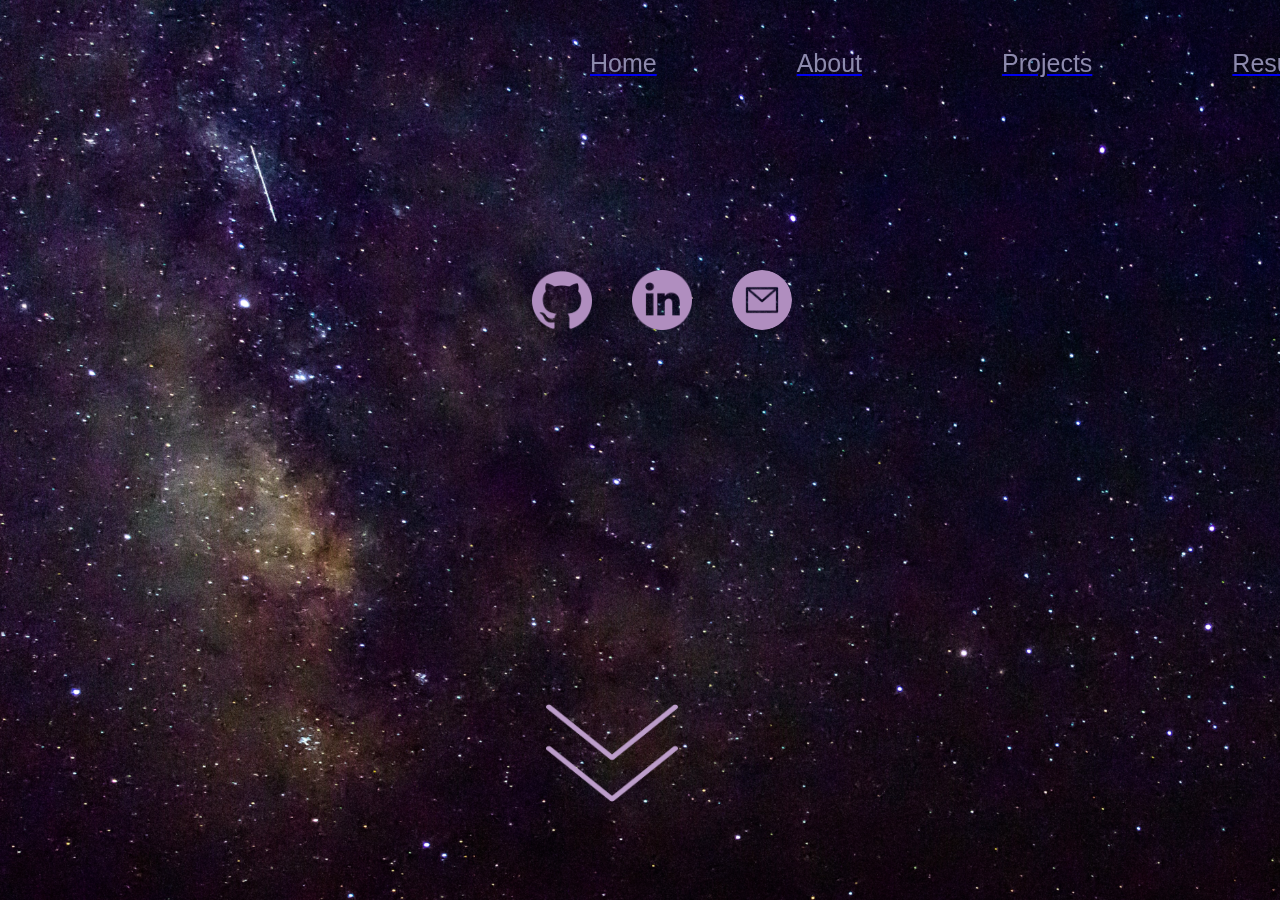
<file: index.html>
<!DOCTYPE html>
<html>
    <head>
        <link rel="stylesheet" type="text/css" href="assets/css/style.css">
        <meta name="viewport" content="width=device-width, initial-scale=1.0">
        <meta charset="utf-8">
        <link href="https://fonts.googleapis.com/css2?family=Dancing+Script:wght@400;500;562;600;700&family=Montserrat:ital,wght@0,100;0,200;0,300;0,400;0,500;0,600;0,700;1,100;1,200;1,300;1,400;1,500;1,600;1,700&display=swap" rel="stylesheet">
    </head>
    <body>
        <div id = "back-image">
            <img src="assets/img/site-background.png">
        </div>
        <div id="navbar-home" >
            <div class="navbar-item"><a href="index.html"> <h3> Home </h3></a></div>
            <div class="navbar-item"><a href="about.html"><h3> About </h3></a></div>
            <div class="navbar-item"><a href="projects.html"><h3> Projects</h3></a></div>
            <div class="navbar-item"><a href="https://drive.google.com/a/berkeley.edu/file/d/13-VKhoOHd2wZBgtGroI-qx0-AvWfnu9N/view?usp=sharing"><h3> Resume</h3></a></div>
        </div>

        <div id = "personal-links-home">
            <div class="personal-link"><a href="https://github.com/geetanshi30">
                <img src="assets/img/github-logo.png"></a>
            </div>
            <div class="personal-link"><a href="https://www.linkedin.com/in/geetanshi-sharma/">
                <img src="assets/img/linkedin-logo.png"></a>
            </div>
            <div class="personal-link"><a href="geetanshisharma@berkeley.edu">
                <img src="assets/img/email-logo.png"></a>
            </div>
        </div>

        <div id = "site-title">
            <!-- <h1> geetanshi sharma </h1> -->
          <svg
          width="911"
          id = "paths"
          height="146"
          viewBox="0 0 911 146"
          fill="none"
          xmlns="http://www.w3.org/2000/svg">
          <mask id="path-1-outside-1" maskUnits="userSpaceOnUse" x="0.480011" y="0.039978" width="911" height="146" fill="black">
          <rect fill="white" x="0.480011" y="0.039978" width="911" height="146"/>
          <path d="M13 142.2C10.6667 142.2 8.47334 141.5 6.42001 140.1C4.46001 138.7 3.48001 136.413 3.48001 133.24C3.48001 130.253 4.32001 127.547 6.00001 125.12C7.77334 122.787 10.06 120.593 12.86 118.54C15.7533 116.58 18.8333 114.76 22.1 113.08C25.3667 111.4 28.54 109.813 31.62 108.32C32.6467 105.8 33.6267 103.093 34.56 100.2C35.4933 97.3066 36.38 94.18 37.22 90.82C33.9533 94.9267 30.5 98.3333 26.86 101.04C23.3133 103.747 19.6733 105.1 15.94 105.1C12.2067 105.1 9.22001 103.793 6.98001 101.18C4.83334 98.5667 3.76001 95.1133 3.76001 90.82C3.76001 85.8733 4.97334 81.2533 7.40001 76.96C9.92001 72.5733 13.14 68.7 17.06 65.34C20.98 61.8866 25.18 59.2267 29.66 57.36C34.14 55.4 38.4333 54.42 42.54 54.42C45.5267 54.42 47.7667 54.98 49.26 56.1C50.7533 57.1267 51.5 58.34 51.5 59.74C51.5 60.86 51.1733 61.7466 50.52 62.4C49.8667 63.0533 49.4467 63.4266 49.26 63.52C48.3267 62.4933 47.3467 61.84 46.32 61.56C45.3867 61.1866 44.2667 61 42.96 61C39.32 61 35.82 62.0266 32.46 64.08C29.1 66.1333 26.1133 68.7933 23.5 72.06C20.98 75.2333 18.9733 78.5467 17.48 82C15.9867 85.4533 15.24 88.58 15.24 91.38C15.24 93.2466 15.66 94.6933 16.5 95.72C17.34 96.6533 18.3667 97.12 19.58 97.12C22.1933 97.12 25.3667 95.44 29.1 92.08C32.8333 88.6267 36.4267 84.4733 39.88 79.62C40.0667 78.8733 40.2067 78.22 40.3 77.66C40.4867 77.0066 40.6267 76.4 40.72 75.84C41.6533 72.1066 42.7733 69.3533 44.08 67.58C45.3867 65.8066 47.2067 64.92 49.54 64.92C50.0067 64.92 50.5667 64.9667 51.22 65.06C51.9667 65.1533 52.76 65.2933 53.6 65.48C53.6 67.16 53.1333 69.9133 52.2 73.74C51.2667 77.5666 50.0067 82.0467 48.42 87.18C46.8333 92.22 45.06 97.4 43.1 102.72C45.9933 101.507 48.9333 99.8267 51.92 97.68C54.9067 95.44 57.66 92.78 60.18 89.7C62.7 86.5266 64.6134 83.0266 65.92 79.2L68.44 81.72C66.9467 86.0133 64.6133 89.9333 61.44 93.48C58.36 97.0266 55 100.107 51.36 102.72C47.72 105.24 44.36 107.2 41.28 108.6C38.76 114.76 36.0067 120.36 33.02 125.4C30.1267 130.533 27 134.593 23.64 137.58C20.3733 140.66 16.8267 142.2 13 142.2ZM12.44 135.76C14.12 135.76 16.4067 134.173 19.3 131C22.2867 127.827 25.5067 122.46 28.96 114.9C25.5067 116.58 22.3333 118.307 19.44 120.08C16.5467 121.853 14.2133 123.72 12.44 125.68C10.6667 127.64 9.78001 129.693 9.78001 131.84C9.78001 133.053 10.0133 133.987 10.48 134.64C11.04 135.387 11.6933 135.76 12.44 135.76Z"/>
          <path d="M126.585 109.86C120.892 109.86 116.505 108.32 113.425 105.24C110.345 102.253 108.572 98.6133 108.105 94.32C104.092 98.9867 99.5182 102.627 94.3849 105.24C89.2515 107.853 84.0715 109.16 78.8448 109.16C72.7782 109.16 68.1115 107.527 64.8449 104.26C61.6715 101.087 60.0849 97.12 60.0849 92.36C60.0849 88.2533 61.1115 83.9133 63.1649 79.34C65.3115 74.7666 68.1582 70.4733 71.7048 66.46C75.2515 62.3533 79.1715 59.04 83.4649 56.52C87.7582 53.9066 92.1449 52.6 96.6249 52.6C99.0515 52.6 101.292 53.2066 103.345 54.42C105.492 55.6333 106.565 58.1066 106.565 61.84C106.565 65.2933 105.538 68.56 103.485 71.64C101.432 74.6267 98.6782 77.2866 95.2249 79.62C91.7715 81.9533 87.9449 83.8667 83.7449 85.36C79.6382 86.8533 75.4849 87.8333 71.2849 88.3C71.1915 88.6733 71.0982 89.1866 71.0049 89.84C71.0049 90.4 71.0049 91.0533 71.0049 91.8C71.0049 93.48 71.2848 95.2067 71.8448 96.98C72.4048 98.66 73.4315 100.107 74.9249 101.32C76.5115 102.533 78.8448 103.14 81.9249 103.14C86.8715 103.14 91.6782 101.553 96.3449 98.38C101.105 95.1133 105.258 91.0533 108.805 86.2C109.645 82.3733 111.138 78.5933 113.285 74.86C115.432 71.1267 118.045 67.72 121.125 64.64C124.298 61.56 127.705 59.0866 131.345 57.22C135.078 55.3533 138.858 54.42 142.685 54.42C145.205 54.42 147.492 55.0267 149.545 56.24C151.692 57.4533 152.765 59.9733 152.765 63.8C152.765 68.3733 151.132 72.4333 147.865 75.98C144.692 79.5266 140.538 82.42 135.405 84.66C130.365 86.8066 124.998 88.2067 119.305 88.86C119.212 89.3267 119.118 89.84 119.025 90.4C119.025 90.8667 119.025 91.4733 119.025 92.22C119.025 93.9 119.258 95.6267 119.725 97.4C120.285 99.1733 121.312 100.713 122.805 102.02C124.298 103.233 126.538 103.84 129.525 103.84C133.538 103.84 137.552 102.673 141.565 100.34C145.672 98.0066 149.452 94.9733 152.905 91.24C156.452 87.4133 159.345 83.3067 161.585 78.92L164.105 80.88C161.585 86.48 158.318 91.4733 154.305 95.86C150.385 100.153 146.045 103.56 141.285 106.08C136.525 108.6 131.625 109.86 126.585 109.86ZM72.8249 83.82C75.4382 82.8867 78.1915 81.6733 81.0849 80.18C84.0715 78.5933 86.8715 76.82 89.4849 74.86C92.1915 72.8067 94.3849 70.66 96.0648 68.42C97.7449 66.0866 98.5849 63.7066 98.5849 61.28C98.5849 60.5333 98.3982 59.9733 98.0248 59.6C97.7448 59.1333 97.0915 58.9 96.0648 58.9C94.1049 58.9 91.9582 59.6467 89.6249 61.14C87.3849 62.54 85.1449 64.4533 82.9049 66.88C80.7582 69.3066 78.7982 72.0133 77.0248 75C75.2515 77.8933 73.8515 80.8333 72.8249 83.82ZM120.845 83.82C123.272 82.98 125.838 81.9533 128.545 80.74C131.345 79.4333 133.958 77.94 136.385 76.26C138.812 74.58 140.818 72.7133 142.405 70.66C143.992 68.5133 144.785 66.18 144.785 63.66C144.785 62.54 144.598 61.7933 144.225 61.42C143.852 60.9533 143.152 60.72 142.125 60.72C139.512 60.72 136.805 61.84 134.005 64.08C131.205 66.2266 128.638 69.0733 126.305 72.62C123.972 76.0733 122.152 79.8067 120.845 83.82Z"/>
          <path d="M170.635 109.44C166.528 109.44 163.215 108.227 160.695 105.8C158.175 103.373 156.915 99.6866 156.915 94.74C156.915 90.9133 157.615 86.1533 159.015 80.46C160.508 74.7667 162.375 68.8866 164.615 62.82C163.961 62.6333 163.168 62.4933 162.235 62.4C161.395 62.2133 160.555 61.9333 159.715 61.56V57.22C161.208 57.4066 162.421 57.5466 163.355 57.64C164.381 57.7333 165.408 57.8267 166.435 57.92C168.395 52.9733 170.495 48.2133 172.735 43.64C175.068 38.9733 177.355 34.82 179.595 31.18C181.928 27.54 184.121 24.6933 186.175 22.64C188.228 20.4933 190.048 19.42 191.635 19.42C192.568 19.42 193.455 19.7933 194.295 20.54C195.135 21.1933 195.555 22.1733 195.555 23.48C195.555 25.3466 194.575 28.0066 192.615 31.46C190.748 34.9133 188.415 38.9733 185.615 43.64C182.815 48.2133 180.108 53.1133 177.495 58.34C178.241 58.34 178.988 58.34 179.735 58.34C180.481 58.34 181.181 58.34 181.835 58.34C185.941 58.34 189.628 58.2933 192.895 58.2C196.255 58.0133 199.661 57.7333 203.115 57.36V61.98C197.981 62.4466 193.268 62.82 188.975 63.1C184.681 63.38 180.575 63.5666 176.655 63.66C176.375 63.66 176.095 63.66 175.815 63.66C175.535 63.66 175.255 63.66 174.975 63.66C173.015 68.2333 171.288 72.9466 169.795 77.8C168.395 82.56 167.695 87.2266 167.695 91.8C167.695 95.6266 168.301 98.3333 169.515 99.92C170.728 101.507 172.641 102.3 175.255 102.3C179.921 102.3 184.681 100.2 189.535 96C194.481 91.7067 198.775 85.92 202.415 78.64L204.375 80.04C201.948 85.5467 198.915 90.54 195.275 95.02C191.728 99.5 187.855 103 183.655 105.52C179.455 108.133 175.115 109.44 170.635 109.44Z"/>
          <path d="M206.067 109.58C202.987 109.58 200.327 108.553 198.087 106.5C195.753 104.447 194.587 101.367 194.587 97.26C194.587 93.9933 195.333 90.4467 196.827 86.62C198.32 82.7933 200.373 79.0133 202.987 75.28C205.6 71.5467 208.587 68.1866 211.947 65.2C215.307 62.12 218.9 59.6467 222.727 57.78C226.553 55.9133 230.38 54.98 234.207 54.98C238.22 54.98 241.627 56.0066 244.427 58.06C247.227 60.1133 248.627 62.82 248.627 66.18C248.627 68.7 247.74 70.52 245.967 71.64C244.193 72.76 242.093 73.0866 239.667 72.62C239.853 71.78 239.993 70.94 240.087 70.1C240.273 69.26 240.367 68.3733 240.367 67.44C240.367 65.5733 239.993 63.8933 239.247 62.4C238.5 60.9066 236.913 60.16 234.487 60.16C231.873 60.16 229.213 61.0466 226.507 62.82C223.8 64.5933 221.187 66.9267 218.667 69.82C216.24 72.62 214.047 75.7466 212.087 79.2C210.127 82.56 208.587 85.8733 207.467 89.14C206.347 92.4067 205.787 95.3467 205.787 97.96C205.787 100.947 206.86 102.44 209.007 102.44C211.153 102.44 213.533 101.413 216.147 99.36C218.76 97.2133 221.373 94.5533 223.987 91.38C226.693 88.2066 229.26 84.9867 231.687 81.72C234.113 78.36 236.213 75.5133 237.987 73.18C238.267 72.7133 238.64 72.48 239.107 72.48C239.48 72.5733 240.18 72.8067 241.207 73.18C242.327 73.46 243.353 73.9267 244.287 74.58C245.22 75.2333 245.687 76.0733 245.687 77.1C245.687 78.0333 245.267 79.2466 244.427 80.74C243.68 82.14 242.747 83.7267 241.627 85.5C240.6 87.18 239.667 88.9067 238.827 90.68C238.08 92.36 237.707 93.9933 237.707 95.58C237.707 96.7933 238.033 97.96 238.687 99.08C239.34 100.107 240.413 100.62 241.907 100.62C244.147 100.62 247.273 98.9867 251.287 95.72C255.393 92.36 259.547 86.7133 263.747 78.78L266.407 81.44C264.167 86.48 261.46 90.96 258.287 94.88C255.207 98.7066 251.94 101.693 248.487 103.84C245.033 106.08 241.533 107.2 237.987 107.2C234.16 107.2 231.313 105.987 229.447 103.56C227.58 101.133 226.553 98.52 226.367 95.72C226.367 95.5333 226.367 95.3933 226.367 95.3C226.367 95.2067 226.367 95.1133 226.367 95.02C222.633 99.5 219.18 103.047 216.007 105.66C212.927 108.273 209.613 109.58 206.067 109.58Z"/>
          <path d="M307.614 105.8C303.974 105.8 301.174 104.867 299.214 103C297.347 101.227 296.414 98.94 296.414 96.14C296.414 94.2733 296.74 92.3133 297.394 90.26C298.047 88.1133 298.7 85.9667 299.354 83.82C300.007 81.6733 300.334 79.62 300.334 77.66C300.334 75.6066 299.82 74.2067 298.794 73.46C297.86 72.62 296.74 72.2 295.434 72.2C292.634 72.2 289.74 73.3666 286.754 75.7C283.86 77.94 281.014 80.7866 278.214 84.24C275.507 87.6933 272.94 91.2866 270.514 95.02C268.087 98.7533 265.987 102.113 264.214 105.1C262.44 105.1 260.76 104.773 259.174 104.12C257.587 103.56 256.234 102.533 255.114 101.04C255.207 100.573 255.767 99.1733 256.794 96.84C257.727 94.4133 258.8 91.5667 260.014 88.3C261.227 84.94 262.3 81.44 263.234 77.8C264.167 74.16 264.634 70.8467 264.634 67.86C265.287 67.1133 266.267 66.3666 267.574 65.62C268.974 64.8733 270.42 64.5 271.914 64.5C275.18 64.5 276.814 65.9 276.814 68.7C276.814 69.82 276.58 71.5 276.114 73.74C275.74 75.8866 275.18 78.36 274.434 81.16C276.86 77.8933 279.52 74.8133 282.414 71.92C285.307 69.0266 288.294 66.6933 291.374 64.92C294.547 63.0533 297.72 62.12 300.894 62.12C304.907 62.12 307.847 63.4733 309.714 66.18C311.674 68.8867 312.654 71.8733 312.654 75.14C312.654 77.94 312.187 80.5533 311.254 82.98C310.32 85.4066 309.387 87.6933 308.454 89.84C307.614 91.9866 307.194 94.0867 307.194 96.14C307.194 97.6333 307.52 98.7067 308.174 99.36C308.92 99.92 309.714 100.2 310.554 100.2C312.794 100.2 315.127 99.1267 317.554 96.98C319.98 94.8333 322.267 92.1267 324.414 88.86C326.654 85.5 328.614 82.14 330.294 78.78L332.674 80.74C330.714 85.3133 328.474 89.5133 325.954 93.34C323.527 97.0733 320.774 100.107 317.694 102.44C314.707 104.68 311.347 105.8 307.614 105.8Z"/>
          <path d="M342.985 110.14C338.319 110.14 334.539 109.16 331.645 107.2C328.845 105.333 326.839 102.953 325.625 100.06C324.412 97.0733 323.805 94.04 323.805 90.96C323.805 88.2533 324.179 86.1533 324.925 84.66C325.672 83.1666 326.605 82.0933 327.725 81.44C328.845 80.6933 329.872 80.1333 330.805 79.76C331.832 79.3867 332.579 78.9667 333.045 78.5C335.379 76.0733 337.759 73.2733 340.185 70.1C342.705 66.8333 344.852 63.24 346.625 59.32V57.92C346.625 54.1867 347.232 51.5733 348.445 50.08C349.752 48.4933 351.245 47.7 352.925 47.7C354.045 47.7 354.839 47.98 355.305 48.54C355.865 49.1 356.192 49.7533 356.285 50.5C356.285 51.06 356.145 51.7133 355.865 52.46C355.679 53.2067 355.585 54.2333 355.585 55.54C355.585 58.34 356.239 61.56 357.545 65.2C358.945 68.7466 360.299 72.5267 361.605 76.54C363.005 80.5533 363.705 84.66 363.705 88.86C363.705 89.98 363.659 91.0067 363.565 91.94C363.472 92.8733 363.332 93.76 363.145 94.6C366.039 93.8533 368.885 92.2666 371.685 89.84C374.485 87.32 377.145 83.6333 379.665 78.78L381.345 80.04C379.572 85.36 377.005 89.6533 373.645 92.92C370.285 96.0933 366.365 98.0533 361.885 98.8C360.392 102.627 357.919 105.473 354.465 107.34C351.105 109.207 347.279 110.14 342.985 110.14ZM342.005 103.98C343.872 103.98 345.599 103.513 347.185 102.58C348.772 101.647 350.032 100.293 350.965 98.52C347.139 97.68 343.685 96.1867 340.605 94.04C337.525 91.8933 335.145 89.7 333.465 87.46C332.159 87.74 331.505 89 331.505 91.24C331.505 94.32 332.392 97.2133 334.165 99.92C335.939 102.627 338.552 103.98 342.005 103.98ZM352.085 94.32C352.272 93.6667 352.365 92.92 352.365 92.08C352.459 91.1467 352.505 90.4467 352.505 89.98C352.412 85.78 351.852 81.6266 350.825 77.52C349.799 73.4133 348.772 69.2133 347.745 64.92C346.065 67.8133 344.105 70.94 341.865 74.3C339.625 77.66 337.525 80.3666 335.565 82.42C337.059 84.94 339.252 87.32 342.145 89.56C345.039 91.8 348.352 93.3867 352.085 94.32Z"/>
          <path d="M382.128 108.32C380.074 108.32 378.581 106.733 377.647 103.56C376.807 100.387 376.388 96.7 376.388 92.5C376.388 88.2067 377.087 83.0267 378.487 76.96C379.981 70.8933 381.941 64.5 384.367 57.78C386.887 51.06 389.641 44.48 392.628 38.04C395.708 31.6 398.834 25.7666 402.008 20.54C405.274 15.22 408.354 10.9733 411.247 7.79998C414.234 4.62665 416.847 3.03998 419.087 3.03998C421.047 3.03998 422.541 4.11331 423.568 6.25998C424.594 8.40665 425.108 10.6466 425.108 12.98C425.108 15.5 424.501 18.6266 423.288 22.36C422.168 26 420.581 29.92 418.527 34.12C416.474 38.32 414.047 42.4733 411.247 46.58C408.541 50.5933 405.554 54.28 402.288 57.64C399.114 61 395.801 63.7067 392.348 65.76C391.134 68.9333 390.154 71.92 389.408 74.72C388.754 77.4267 388.288 79.9933 388.008 82.42C387.728 84.8466 387.587 87.2266 387.587 89.56C387.587 90.0266 387.587 90.54 387.587 91.1C387.681 91.5666 387.728 92.0333 387.728 92.5C388.101 91.94 388.708 90.4933 389.548 88.16C390.388 85.8266 391.508 83.12 392.908 80.04C394.401 76.8667 396.221 73.7867 398.367 70.8C400.514 67.72 403.034 65.2 405.927 63.24C408.821 61.1866 412.134 60.16 415.867 60.16C419.041 60.16 421.514 60.9066 423.288 62.4C425.061 63.8 426.321 65.5733 427.068 67.72C427.814 69.7733 428.188 71.8733 428.188 74.02C428.188 77.0066 427.674 79.8066 426.647 82.42C425.714 85.0333 424.734 87.5066 423.707 89.84C422.774 92.08 422.307 94.2267 422.307 96.28C422.307 97.96 422.681 99.1267 423.427 99.78C424.174 100.433 425.061 100.76 426.087 100.76C428.141 100.76 430.521 99.7333 433.228 97.68C436.028 95.6267 438.781 92.92 441.488 89.56C444.288 86.1066 446.667 82.3267 448.628 78.22L450.867 80.6C448.721 85.2667 446.201 89.56 443.307 93.48C440.414 97.4 437.241 100.527 433.788 102.86C430.334 105.193 426.601 106.36 422.587 106.36C419.041 106.36 416.334 105.427 414.467 103.56C412.601 101.693 411.668 99.36 411.668 96.56C411.668 94.6 411.994 92.4533 412.647 90.12C413.394 87.6933 414.094 85.2666 414.747 82.84C415.401 80.4133 415.728 78.22 415.728 76.26C415.728 74.02 415.214 72.48 414.188 71.64C413.254 70.8 412.088 70.38 410.688 70.38C408.354 70.38 406.254 71.3133 404.388 73.18C402.521 74.9533 400.841 77.2867 399.348 80.18C397.854 83.0733 396.454 86.1533 395.147 89.42C393.841 92.5933 392.534 95.6266 391.228 98.52C389.921 101.413 388.521 103.747 387.027 105.52C385.627 107.387 383.994 108.32 382.128 108.32ZM395.288 56.8C397.714 54.6533 400.048 52.0867 402.288 49.1C404.528 46.1133 406.581 43.0333 408.448 39.86C410.408 36.5933 412.087 33.4666 413.487 30.48C414.981 27.4 416.147 24.6467 416.987 22.22C417.827 19.7933 418.294 17.9266 418.388 16.62C418.388 16.5266 418.388 16.48 418.388 16.48C418.388 16.3866 418.388 16.2933 418.388 16.2C417.828 16.2 416.614 17.3667 414.747 19.7C412.974 21.94 410.874 25.02 408.448 28.94C406.114 32.7666 403.734 37.1066 401.307 41.96C398.974 46.8133 396.968 51.76 395.288 56.8Z"/>
          <path d="M456.067 107.2C451.961 107.2 448.881 105.987 446.827 103.56C444.774 101.133 443.747 98.1933 443.747 94.74C443.747 92.5933 444.121 89.8867 444.867 86.62C445.614 83.3533 446.641 79.9467 447.947 76.4C449.347 72.76 450.934 69.3533 452.707 66.18C454.481 63.0067 456.394 60.44 458.447 58.48C460.501 56.4266 462.554 55.4 464.607 55.4C465.727 55.4 466.707 55.7266 467.547 56.38C468.387 57.0333 468.807 58.06 468.807 59.46C468.807 60.6733 468.061 62.4933 466.567 64.92C465.167 67.3467 463.487 70.1467 461.527 73.32C459.661 76.4933 457.981 79.8067 456.487 83.26C455.087 86.62 454.387 89.84 454.387 92.92C454.387 95.9066 454.901 97.9133 455.927 98.94C457.047 99.8733 458.634 100.34 460.687 100.34C463.861 100.34 467.314 98.7533 471.047 95.58C474.781 92.4067 478.654 86.8533 482.667 78.92L484.767 81.16C481.501 89.3733 477.347 95.7666 472.307 100.34C467.267 104.913 461.854 107.2 456.067 107.2ZM472.587 44.06C470.814 44.06 469.181 43.64 467.687 42.8C466.287 41.8666 465.587 40.4666 465.587 38.6C465.587 36.36 466.801 34.4466 469.227 32.86C471.654 31.2733 474.174 30.48 476.787 30.48C478.467 30.48 479.867 30.8533 480.987 31.6C482.201 32.3466 482.807 33.7 482.807 35.66C482.807 37.62 481.734 39.5333 479.587 41.4C477.441 43.1733 475.107 44.06 472.587 44.06Z"/>
          <path d="M531.794 110.14C527.127 110.14 523.347 109.16 520.454 107.2C517.654 105.333 515.647 102.953 514.434 100.06C513.221 97.0733 512.614 94.04 512.614 90.96C512.614 88.2533 512.987 86.1533 513.734 84.66C514.481 83.1666 515.414 82.0933 516.534 81.44C517.654 80.6933 518.681 80.1333 519.614 79.76C520.641 79.3867 521.387 78.9667 521.854 78.5C524.187 76.0733 526.567 73.2733 528.994 70.1C531.514 66.8333 533.661 63.24 535.434 59.32V57.92C535.434 54.1867 536.041 51.5733 537.254 50.08C538.561 48.4933 540.054 47.7 541.734 47.7C542.854 47.7 543.647 47.98 544.114 48.54C544.674 49.1 545.001 49.7533 545.094 50.5C545.094 51.06 544.954 51.7133 544.674 52.46C544.487 53.2067 544.394 54.2333 544.394 55.54C544.394 58.34 545.047 61.56 546.354 65.2C547.754 68.7466 549.107 72.5267 550.414 76.54C551.814 80.5533 552.514 84.66 552.514 88.86C552.514 89.98 552.467 91.0067 552.374 91.94C552.281 92.8733 552.141 93.76 551.954 94.6C554.847 93.8533 557.694 92.2666 560.494 89.84C563.294 87.32 565.954 83.6333 568.474 78.78L570.154 80.04C568.381 85.36 565.814 89.6533 562.454 92.92C559.094 96.0933 555.174 98.0533 550.694 98.8C549.201 102.627 546.727 105.473 543.274 107.34C539.914 109.207 536.087 110.14 531.794 110.14ZM530.814 103.98C532.681 103.98 534.407 103.513 535.994 102.58C537.581 101.647 538.841 100.293 539.774 98.52C535.947 97.68 532.494 96.1867 529.414 94.04C526.334 91.8933 523.954 89.7 522.274 87.46C520.967 87.74 520.314 89 520.314 91.24C520.314 94.32 521.201 97.2133 522.974 99.92C524.747 102.627 527.361 103.98 530.814 103.98ZM540.894 94.32C541.081 93.6667 541.174 92.92 541.174 92.08C541.267 91.1467 541.314 90.4467 541.314 89.98C541.221 85.78 540.661 81.6266 539.634 77.52C538.607 73.4133 537.581 69.2133 536.554 64.92C534.874 67.8133 532.914 70.94 530.674 74.3C528.434 77.66 526.334 80.3666 524.374 82.42C525.867 84.94 528.061 87.32 530.954 89.56C533.847 91.8 537.161 93.3867 540.894 94.32Z"/>
          <path d="M570.936 108.32C568.883 108.32 567.389 106.733 566.456 103.56C565.616 100.387 565.196 96.7 565.196 92.5C565.196 88.2067 565.896 83.0267 567.296 76.96C568.789 70.8933 570.749 64.5 573.176 57.78C575.696 51.06 578.449 44.48 581.436 38.04C584.516 31.6 587.643 25.7666 590.816 20.54C594.083 15.22 597.163 10.9733 600.056 7.79998C603.043 4.62665 605.656 3.03998 607.896 3.03998C609.856 3.03998 611.349 4.11331 612.376 6.25998C613.403 8.40665 613.916 10.6466 613.916 12.98C613.916 15.5 613.309 18.6266 612.096 22.36C610.976 26 609.389 29.92 607.336 34.12C605.283 38.32 602.856 42.4733 600.056 46.58C597.349 50.5933 594.363 54.28 591.096 57.64C587.923 61 584.609 63.7067 581.156 65.76C579.943 68.9333 578.963 71.92 578.216 74.72C577.563 77.4267 577.096 79.9933 576.816 82.42C576.536 84.8466 576.396 87.2266 576.396 89.56C576.396 90.0266 576.396 90.54 576.396 91.1C576.489 91.5666 576.536 92.0333 576.536 92.5C576.909 91.94 577.516 90.4933 578.356 88.16C579.196 85.8266 580.316 83.12 581.716 80.04C583.209 76.8667 585.029 73.7867 587.176 70.8C589.323 67.72 591.843 65.2 594.736 63.24C597.629 61.1866 600.943 60.16 604.676 60.16C607.849 60.16 610.323 60.9066 612.096 62.4C613.869 63.8 615.129 65.5733 615.876 67.72C616.623 69.7733 616.996 71.8733 616.996 74.02C616.996 77.0066 616.483 79.8066 615.456 82.42C614.523 85.0333 613.543 87.5066 612.516 89.84C611.583 92.08 611.116 94.2267 611.116 96.28C611.116 97.96 611.489 99.1267 612.236 99.78C612.983 100.433 613.869 100.76 614.896 100.76C616.949 100.76 619.329 99.7333 622.036 97.68C624.836 95.6267 627.589 92.92 630.296 89.56C633.096 86.1066 635.476 82.3267 637.436 78.22L639.676 80.6C637.529 85.2667 635.009 89.56 632.116 93.48C629.223 97.4 626.049 100.527 622.596 102.86C619.143 105.193 615.409 106.36 611.396 106.36C607.849 106.36 605.143 105.427 603.276 103.56C601.409 101.693 600.476 99.36 600.476 96.56C600.476 94.6 600.803 92.4533 601.456 90.12C602.203 87.6933 602.903 85.2666 603.556 82.84C604.209 80.4133 604.536 78.22 604.536 76.26C604.536 74.02 604.023 72.48 602.996 71.64C602.063 70.8 600.896 70.38 599.496 70.38C597.163 70.38 595.063 71.3133 593.196 73.18C591.329 74.9533 589.649 77.2867 588.156 80.18C586.663 83.0733 585.263 86.1533 583.956 89.42C582.649 92.5933 581.343 95.6266 580.036 98.52C578.729 101.413 577.329 103.747 575.836 105.52C574.436 107.387 572.803 108.32 570.936 108.32ZM584.096 56.8C586.523 54.6533 588.856 52.0867 591.096 49.1C593.336 46.1133 595.389 43.0333 597.256 39.86C599.216 36.5933 600.896 33.4666 602.296 30.48C603.789 27.4 604.956 24.6467 605.796 22.22C606.636 19.7933 607.103 17.9266 607.196 16.62C607.196 16.5266 607.196 16.48 607.196 16.48C607.196 16.3866 607.196 16.2933 607.196 16.2C606.636 16.2 605.423 17.3667 603.556 19.7C601.783 21.94 599.683 25.02 597.256 28.94C594.923 32.7666 592.543 37.1066 590.116 41.96C587.783 46.8133 585.776 51.76 584.096 56.8Z"/>
          <path d="M641.516 109.58C638.436 109.58 635.776 108.553 633.536 106.5C631.202 104.447 630.036 101.367 630.036 97.26C630.036 93.9933 630.782 90.4467 632.276 86.62C633.769 82.7933 635.822 79.0133 638.436 75.28C641.049 71.5467 644.036 68.1866 647.396 65.2C650.756 62.12 654.349 59.6467 658.176 57.78C662.002 55.9133 665.829 54.98 669.656 54.98C673.669 54.98 677.076 56.0066 679.876 58.06C682.676 60.1133 684.076 62.82 684.076 66.18C684.076 68.7 683.189 70.52 681.416 71.64C679.642 72.76 677.542 73.0866 675.116 72.62C675.302 71.78 675.442 70.94 675.536 70.1C675.722 69.26 675.816 68.3733 675.816 67.44C675.816 65.5733 675.442 63.8933 674.696 62.4C673.949 60.9066 672.362 60.16 669.936 60.16C667.322 60.16 664.663 61.0466 661.956 62.82C659.249 64.5933 656.636 66.9267 654.116 69.82C651.689 72.62 649.496 75.7466 647.536 79.2C645.576 82.56 644.036 85.8733 642.916 89.14C641.796 92.4067 641.236 95.3467 641.236 97.96C641.236 100.947 642.309 102.44 644.456 102.44C646.603 102.44 648.982 101.413 651.596 99.36C654.209 97.2133 656.822 94.5533 659.436 91.38C662.142 88.2066 664.709 84.9867 667.136 81.72C669.563 78.36 671.662 75.5133 673.436 73.18C673.716 72.7133 674.089 72.48 674.556 72.48C674.929 72.5733 675.629 72.8067 676.656 73.18C677.776 73.46 678.802 73.9267 679.736 74.58C680.669 75.2333 681.136 76.0733 681.136 77.1C681.136 78.0333 680.716 79.2466 679.876 80.74C679.129 82.14 678.196 83.7267 677.076 85.5C676.049 87.18 675.116 88.9067 674.276 90.68C673.529 92.36 673.156 93.9933 673.156 95.58C673.156 96.7933 673.483 97.96 674.136 99.08C674.789 100.107 675.862 100.62 677.356 100.62C679.596 100.62 682.722 98.9867 686.736 95.72C690.842 92.36 694.996 86.7133 699.196 78.78L701.856 81.44C699.616 86.48 696.909 90.96 693.736 94.88C690.656 98.7066 687.389 101.693 683.936 103.84C680.482 106.08 676.982 107.2 673.436 107.2C669.609 107.2 666.762 105.987 664.896 103.56C663.029 101.133 662.002 98.52 661.816 95.72C661.816 95.5333 661.816 95.3933 661.816 95.3C661.816 95.2067 661.816 95.1133 661.816 95.02C658.082 99.5 654.629 103.047 651.456 105.66C648.376 108.273 645.063 109.58 641.516 109.58Z"/>
          <path d="M721.783 106.64C718.33 106.64 715.53 105.707 713.383 103.84C711.236 102.067 710.163 99.64 710.163 96.56C710.163 93.9466 710.816 91.1466 712.123 88.16C713.43 85.1733 714.736 82.2333 716.043 79.34C717.443 76.4466 718.143 73.88 718.143 71.64C718.143 69.4933 717.443 67.72 716.043 66.32C714.643 64.8267 713.01 63.6133 711.143 62.68C709.09 67.8133 706.756 72.8066 704.143 77.66C701.623 82.42 699.569 86.1533 697.983 88.86L695.883 84.8C697.19 82.3733 698.916 78.92 701.063 74.44C703.21 69.96 705.263 64.9667 707.223 59.46C706.29 58.5267 705.823 57.2666 705.823 55.68C705.823 53.2533 706.57 50.9667 708.063 48.82C709.556 46.6733 711.003 45.6 712.403 45.6C713.523 45.6 714.316 46.2533 714.783 47.56C715.343 48.7733 715.623 49.6133 715.623 50.08C715.623 50.5466 715.389 51.3866 714.923 52.6C714.549 53.8133 714.27 54.7 714.083 55.26C714.176 56.2866 714.97 57.3133 716.463 58.34C718.05 59.2733 719.823 60.3933 721.783 61.7C723.743 63.0066 725.47 64.64 726.963 66.6C728.456 68.56 729.203 71.0333 729.203 74.02C729.203 76.7266 728.596 79.48 727.383 82.28C726.17 85.08 724.956 87.6933 723.743 90.12C722.529 92.5466 721.923 94.6466 721.923 96.42C721.923 97.7266 722.25 98.6133 722.903 99.08C723.65 99.4533 724.489 99.64 725.423 99.64C727.663 99.64 729.996 98.9867 732.423 97.68C734.849 96.28 737.23 94.5067 739.563 92.36C741.896 90.2133 743.95 87.9733 745.723 85.64C747.496 83.2133 748.85 81.02 749.783 79.06L753.143 81.58C751.37 85.5933 748.803 89.56 745.443 93.48C742.083 97.3066 738.349 100.48 734.243 103C730.136 105.427 725.983 106.64 721.783 106.64Z"/>
          <path d="M819.962 107.34C816.322 107.34 813.616 106.267 811.842 104.12C810.069 101.973 809.182 99.4066 809.182 96.42C809.182 94.2733 809.509 92.1267 810.162 89.98C810.816 87.8333 811.469 85.7333 812.122 83.68C812.776 81.5333 813.102 79.62 813.102 77.94C813.102 76.3533 812.776 75.28 812.122 74.72C811.562 74.0667 810.816 73.74 809.882 73.74C807.736 73.74 805.216 75.3733 802.322 78.64C799.522 81.9067 796.022 86.6666 791.822 92.92C790.329 95.16 788.929 97.54 787.622 100.06C786.316 102.487 785.149 104.54 784.122 106.22C783.282 106.22 782.162 106.08 780.762 105.8C779.456 105.52 778.289 105.1 777.262 104.54C776.236 104.073 775.722 103.42 775.722 102.58C775.722 101.74 776.189 100.107 777.122 97.68C778.056 95.2533 779.129 92.4533 780.342 89.28C781.556 86.0133 782.629 82.84 783.562 79.76C784.496 76.5867 784.962 73.9267 784.962 71.78C784.962 70.4733 784.729 69.4466 784.262 68.7C783.796 67.9533 783.049 67.58 782.022 67.58C780.062 67.58 777.682 68.7466 774.882 71.08C772.176 73.4133 769.282 76.4933 766.202 80.32C763.216 84.0533 760.369 88.2533 757.662 92.92C755.049 97.4933 752.902 102.113 751.222 106.78C750.196 106.78 748.936 106.547 747.442 106.08C745.949 105.707 744.642 105.193 743.522 104.54C742.402 103.98 741.842 103.467 741.842 103C741.842 102.907 742.169 101.6 742.822 99.08C743.476 96.4667 744.269 93.2466 745.202 89.42C746.136 85.5933 747.116 81.6733 748.142 77.66C749.169 73.6466 750.056 70.1466 750.802 67.16C751.082 66.1333 752.109 65.2467 753.882 64.5C755.656 63.66 757.196 63.24 758.502 63.24C759.809 63.24 760.929 63.66 761.862 64.5C762.796 65.34 763.262 66.46 763.262 67.86C763.262 68.7933 763.076 70.1467 762.702 71.92C762.329 73.6933 761.862 75.7 761.302 77.94C763.262 75.3267 765.316 72.76 767.462 70.24C769.702 67.6266 771.989 65.2933 774.322 63.24C776.749 61.1866 779.129 59.5533 781.462 58.34C783.889 57.1266 786.269 56.52 788.602 56.52C792.056 56.52 794.389 57.78 795.602 60.3C796.816 62.7266 797.422 65.3866 797.422 68.28C797.422 69.4933 797.329 70.7066 797.142 71.92C796.956 73.04 796.676 74.2066 796.302 75.42C796.022 76.54 795.602 77.8933 795.042 79.48C796.816 76.8666 798.729 74.4866 800.782 72.34C802.929 70.1 805.216 68.3266 807.642 67.02C810.069 65.7133 812.636 65.06 815.342 65.06C818.982 65.06 821.502 66.18 822.902 68.42C824.302 70.5666 825.002 72.9466 825.002 75.56C825.002 77.9866 824.582 80.5533 823.742 83.26C822.996 85.8733 822.202 88.3933 821.362 90.82C820.616 93.1533 820.242 95.16 820.242 96.84C820.242 97.7733 820.476 98.66 820.942 99.5C821.409 100.247 822.342 100.62 823.742 100.62C826.262 100.62 828.689 99.4533 831.022 97.12C833.356 94.7867 835.502 91.94 837.462 88.58C839.516 85.1267 841.242 81.86 842.642 78.78L845.022 81.72C843.529 85.5467 841.569 89.4666 839.142 93.48C836.809 97.4 834.056 100.667 830.882 103.28C827.709 105.987 824.069 107.34 819.962 107.34Z"/>
          <path d="M847.004 109.58C843.924 109.58 841.264 108.553 839.024 106.5C836.691 104.447 835.524 101.367 835.524 97.26C835.524 93.9933 836.271 90.4467 837.764 86.62C839.257 82.7933 841.311 79.0133 843.924 75.28C846.537 71.5467 849.524 68.1866 852.884 65.2C856.244 62.12 859.837 59.6467 863.664 57.78C867.491 55.9133 871.317 54.98 875.144 54.98C879.157 54.98 882.564 56.0066 885.364 58.06C888.164 60.1133 889.564 62.82 889.564 66.18C889.564 68.7 888.677 70.52 886.904 71.64C885.131 72.76 883.031 73.0866 880.604 72.62C880.791 71.78 880.931 70.94 881.024 70.1C881.211 69.26 881.304 68.3733 881.304 67.44C881.304 65.5733 880.931 63.8933 880.184 62.4C879.437 60.9066 877.851 60.16 875.424 60.16C872.811 60.16 870.151 61.0466 867.444 62.82C864.737 64.5933 862.124 66.9267 859.604 69.82C857.177 72.62 854.984 75.7466 853.024 79.2C851.064 82.56 849.524 85.8733 848.404 89.14C847.284 92.4067 846.724 95.3467 846.724 97.96C846.724 100.947 847.797 102.44 849.944 102.44C852.091 102.44 854.471 101.413 857.084 99.36C859.697 97.2133 862.311 94.5533 864.924 91.38C867.631 88.2066 870.197 84.9867 872.624 81.72C875.051 78.36 877.151 75.5133 878.924 73.18C879.204 72.7133 879.577 72.48 880.044 72.48C880.417 72.5733 881.117 72.8067 882.144 73.18C883.264 73.46 884.291 73.9267 885.224 74.58C886.157 75.2333 886.624 76.0733 886.624 77.1C886.624 78.0333 886.204 79.2466 885.364 80.74C884.617 82.14 883.684 83.7267 882.564 85.5C881.537 87.18 880.604 88.9067 879.764 90.68C879.017 92.36 878.644 93.9933 878.644 95.58C878.644 96.7933 878.971 97.96 879.624 99.08C880.277 100.107 881.351 100.62 882.844 100.62C885.084 100.62 888.211 98.9867 892.224 95.72C896.331 92.36 900.484 86.7133 904.684 78.78L907.344 81.44C905.104 86.48 902.397 90.96 899.224 94.88C896.144 98.7066 892.877 101.693 889.424 103.84C885.971 106.08 882.471 107.2 878.924 107.2C875.097 107.2 872.251 105.987 870.384 103.56C868.517 101.133 867.491 98.52 867.304 95.72C867.304 95.5333 867.304 95.3933 867.304 95.3C867.304 95.2067 867.304 95.1133 867.304 95.02C863.571 99.5 860.117 103.047 856.944 105.66C853.864 108.273 850.551 109.58 847.004 109.58Z"/>
          </mask>
          <path d="M13 142.2C10.6667 142.2 8.47334 141.5 6.42001 140.1C4.46001 138.7 3.48001 136.413 3.48001 133.24C3.48001 130.253 4.32001 127.547 6.00001 125.12C7.77334 122.787 10.06 120.593 12.86 118.54C15.7533 116.58 18.8333 114.76 22.1 113.08C25.3667 111.4 28.54 109.813 31.62 108.32C32.6467 105.8 33.6267 103.093 34.56 100.2C35.4933 97.3066 36.38 94.18 37.22 90.82C33.9533 94.9267 30.5 98.3333 26.86 101.04C23.3133 103.747 19.6733 105.1 15.94 105.1C12.2067 105.1 9.22001 103.793 6.98001 101.18C4.83334 98.5667 3.76001 95.1133 3.76001 90.82C3.76001 85.8733 4.97334 81.2533 7.40001 76.96C9.92001 72.5733 13.14 68.7 17.06 65.34C20.98 61.8866 25.18 59.2267 29.66 57.36C34.14 55.4 38.4333 54.42 42.54 54.42C45.5267 54.42 47.7667 54.98 49.26 56.1C50.7533 57.1267 51.5 58.34 51.5 59.74C51.5 60.86 51.1733 61.7466 50.52 62.4C49.8667 63.0533 49.4467 63.4266 49.26 63.52C48.3267 62.4933 47.3467 61.84 46.32 61.56C45.3867 61.1866 44.2667 61 42.96 61C39.32 61 35.82 62.0266 32.46 64.08C29.1 66.1333 26.1133 68.7933 23.5 72.06C20.98 75.2333 18.9733 78.5467 17.48 82C15.9867 85.4533 15.24 88.58 15.24 91.38C15.24 93.2466 15.66 94.6933 16.5 95.72C17.34 96.6533 18.3667 97.12 19.58 97.12C22.1933 97.12 25.3667 95.44 29.1 92.08C32.8333 88.6267 36.4267 84.4733 39.88 79.62C40.0667 78.8733 40.2067 78.22 40.3 77.66C40.4867 77.0066 40.6267 76.4 40.72 75.84C41.6533 72.1066 42.7733 69.3533 44.08 67.58C45.3867 65.8066 47.2067 64.92 49.54 64.92C50.0067 64.92 50.5667 64.9667 51.22 65.06C51.9667 65.1533 52.76 65.2933 53.6 65.48C53.6 67.16 53.1333 69.9133 52.2 73.74C51.2667 77.5666 50.0067 82.0467 48.42 87.18C46.8333 92.22 45.06 97.4 43.1 102.72C45.9933 101.507 48.9333 99.8267 51.92 97.68C54.9067 95.44 57.66 92.78 60.18 89.7C62.7 86.5266 64.6134 83.0266 65.92 79.2L68.44 81.72C66.9467 86.0133 64.6133 89.9333 61.44 93.48C58.36 97.0266 55 100.107 51.36 102.72C47.72 105.24 44.36 107.2 41.28 108.6C38.76 114.76 36.0067 120.36 33.02 125.4C30.1267 130.533 27 134.593 23.64 137.58C20.3733 140.66 16.8267 142.2 13 142.2ZM12.44 135.76C14.12 135.76 16.4067 134.173 19.3 131C22.2867 127.827 25.5067 122.46 28.96 114.9C25.5067 116.58 22.3333 118.307 19.44 120.08C16.5467 121.853 14.2133 123.72 12.44 125.68C10.6667 127.64 9.78001 129.693 9.78001 131.84C9.78001 133.053 10.0133 133.987 10.48 134.64C11.04 135.387 11.6933 135.76 12.44 135.76Z" stroke="#B08EBF" stroke-width="6" mask="url(#path-1-outside-1)"/>
          <path d="M126.585 109.86C120.892 109.86 116.505 108.32 113.425 105.24C110.345 102.253 108.572 98.6133 108.105 94.32C104.092 98.9867 99.5182 102.627 94.3849 105.24C89.2515 107.853 84.0715 109.16 78.8448 109.16C72.7782 109.16 68.1115 107.527 64.8449 104.26C61.6715 101.087 60.0849 97.12 60.0849 92.36C60.0849 88.2533 61.1115 83.9133 63.1649 79.34C65.3115 74.7666 68.1582 70.4733 71.7048 66.46C75.2515 62.3533 79.1715 59.04 83.4649 56.52C87.7582 53.9066 92.1449 52.6 96.6249 52.6C99.0515 52.6 101.292 53.2066 103.345 54.42C105.492 55.6333 106.565 58.1066 106.565 61.84C106.565 65.2933 105.538 68.56 103.485 71.64C101.432 74.6267 98.6782 77.2866 95.2249 79.62C91.7715 81.9533 87.9449 83.8667 83.7449 85.36C79.6382 86.8533 75.4849 87.8333 71.2849 88.3C71.1915 88.6733 71.0982 89.1866 71.0049 89.84C71.0049 90.4 71.0049 91.0533 71.0049 91.8C71.0049 93.48 71.2848 95.2067 71.8448 96.98C72.4048 98.66 73.4315 100.107 74.9249 101.32C76.5115 102.533 78.8448 103.14 81.9249 103.14C86.8715 103.14 91.6782 101.553 96.3449 98.38C101.105 95.1133 105.258 91.0533 108.805 86.2C109.645 82.3733 111.138 78.5933 113.285 74.86C115.432 71.1267 118.045 67.72 121.125 64.64C124.298 61.56 127.705 59.0866 131.345 57.22C135.078 55.3533 138.858 54.42 142.685 54.42C145.205 54.42 147.492 55.0267 149.545 56.24C151.692 57.4533 152.765 59.9733 152.765 63.8C152.765 68.3733 151.132 72.4333 147.865 75.98C144.692 79.5266 140.538 82.42 135.405 84.66C130.365 86.8066 124.998 88.2067 119.305 88.86C119.212 89.3267 119.118 89.84 119.025 90.4C119.025 90.8667 119.025 91.4733 119.025 92.22C119.025 93.9 119.258 95.6267 119.725 97.4C120.285 99.1733 121.312 100.713 122.805 102.02C124.298 103.233 126.538 103.84 129.525 103.84C133.538 103.84 137.552 102.673 141.565 100.34C145.672 98.0066 149.452 94.9733 152.905 91.24C156.452 87.4133 159.345 83.3067 161.585 78.92L164.105 80.88C161.585 86.48 158.318 91.4733 154.305 95.86C150.385 100.153 146.045 103.56 141.285 106.08C136.525 108.6 131.625 109.86 126.585 109.86ZM72.8249 83.82C75.4382 82.8867 78.1915 81.6733 81.0849 80.18C84.0715 78.5933 86.8715 76.82 89.4849 74.86C92.1915 72.8067 94.3849 70.66 96.0648 68.42C97.7449 66.0866 98.5849 63.7066 98.5849 61.28C98.5849 60.5333 98.3982 59.9733 98.0248 59.6C97.7448 59.1333 97.0915 58.9 96.0648 58.9C94.1049 58.9 91.9582 59.6467 89.6249 61.14C87.3849 62.54 85.1449 64.4533 82.9049 66.88C80.7582 69.3066 78.7982 72.0133 77.0248 75C75.2515 77.8933 73.8515 80.8333 72.8249 83.82ZM120.845 83.82C123.272 82.98 125.838 81.9533 128.545 80.74C131.345 79.4333 133.958 77.94 136.385 76.26C138.812 74.58 140.818 72.7133 142.405 70.66C143.992 68.5133 144.785 66.18 144.785 63.66C144.785 62.54 144.598 61.7933 144.225 61.42C143.852 60.9533 143.152 60.72 142.125 60.72C139.512 60.72 136.805 61.84 134.005 64.08C131.205 66.2266 128.638 69.0733 126.305 72.62C123.972 76.0733 122.152 79.8067 120.845 83.82Z" stroke="#B08EBF" stroke-width="6" mask="url(#path-1-outside-1)"/>
          <path d="M170.635 109.44C166.528 109.44 163.215 108.227 160.695 105.8C158.175 103.373 156.915 99.6866 156.915 94.74C156.915 90.9133 157.615 86.1533 159.015 80.46C160.508 74.7667 162.375 68.8866 164.615 62.82C163.961 62.6333 163.168 62.4933 162.235 62.4C161.395 62.2133 160.555 61.9333 159.715 61.56V57.22C161.208 57.4066 162.421 57.5466 163.355 57.64C164.381 57.7333 165.408 57.8267 166.435 57.92C168.395 52.9733 170.495 48.2133 172.735 43.64C175.068 38.9733 177.355 34.82 179.595 31.18C181.928 27.54 184.121 24.6933 186.175 22.64C188.228 20.4933 190.048 19.42 191.635 19.42C192.568 19.42 193.455 19.7933 194.295 20.54C195.135 21.1933 195.555 22.1733 195.555 23.48C195.555 25.3466 194.575 28.0066 192.615 31.46C190.748 34.9133 188.415 38.9733 185.615 43.64C182.815 48.2133 180.108 53.1133 177.495 58.34C178.241 58.34 178.988 58.34 179.735 58.34C180.481 58.34 181.181 58.34 181.835 58.34C185.941 58.34 189.628 58.2933 192.895 58.2C196.255 58.0133 199.661 57.7333 203.115 57.36V61.98C197.981 62.4466 193.268 62.82 188.975 63.1C184.681 63.38 180.575 63.5666 176.655 63.66C176.375 63.66 176.095 63.66 175.815 63.66C175.535 63.66 175.255 63.66 174.975 63.66C173.015 68.2333 171.288 72.9466 169.795 77.8C168.395 82.56 167.695 87.2266 167.695 91.8C167.695 95.6266 168.301 98.3333 169.515 99.92C170.728 101.507 172.641 102.3 175.255 102.3C179.921 102.3 184.681 100.2 189.535 96C194.481 91.7067 198.775 85.92 202.415 78.64L204.375 80.04C201.948 85.5467 198.915 90.54 195.275 95.02C191.728 99.5 187.855 103 183.655 105.52C179.455 108.133 175.115 109.44 170.635 109.44Z" stroke="#B08EBF" stroke-width="6" mask="url(#path-1-outside-1)"/>
          <path d="M206.067 109.58C202.987 109.58 200.327 108.553 198.087 106.5C195.753 104.447 194.587 101.367 194.587 97.26C194.587 93.9933 195.333 90.4467 196.827 86.62C198.32 82.7933 200.373 79.0133 202.987 75.28C205.6 71.5467 208.587 68.1866 211.947 65.2C215.307 62.12 218.9 59.6467 222.727 57.78C226.553 55.9133 230.38 54.98 234.207 54.98C238.22 54.98 241.627 56.0066 244.427 58.06C247.227 60.1133 248.627 62.82 248.627 66.18C248.627 68.7 247.74 70.52 245.967 71.64C244.193 72.76 242.093 73.0866 239.667 72.62C239.853 71.78 239.993 70.94 240.087 70.1C240.273 69.26 240.367 68.3733 240.367 67.44C240.367 65.5733 239.993 63.8933 239.247 62.4C238.5 60.9066 236.913 60.16 234.487 60.16C231.873 60.16 229.213 61.0466 226.507 62.82C223.8 64.5933 221.187 66.9267 218.667 69.82C216.24 72.62 214.047 75.7466 212.087 79.2C210.127 82.56 208.587 85.8733 207.467 89.14C206.347 92.4067 205.787 95.3467 205.787 97.96C205.787 100.947 206.86 102.44 209.007 102.44C211.153 102.44 213.533 101.413 216.147 99.36C218.76 97.2133 221.373 94.5533 223.987 91.38C226.693 88.2066 229.26 84.9867 231.687 81.72C234.113 78.36 236.213 75.5133 237.987 73.18C238.267 72.7133 238.64 72.48 239.107 72.48C239.48 72.5733 240.18 72.8067 241.207 73.18C242.327 73.46 243.353 73.9267 244.287 74.58C245.22 75.2333 245.687 76.0733 245.687 77.1C245.687 78.0333 245.267 79.2466 244.427 80.74C243.68 82.14 242.747 83.7267 241.627 85.5C240.6 87.18 239.667 88.9067 238.827 90.68C238.08 92.36 237.707 93.9933 237.707 95.58C237.707 96.7933 238.033 97.96 238.687 99.08C239.34 100.107 240.413 100.62 241.907 100.62C244.147 100.62 247.273 98.9867 251.287 95.72C255.393 92.36 259.547 86.7133 263.747 78.78L266.407 81.44C264.167 86.48 261.46 90.96 258.287 94.88C255.207 98.7066 251.94 101.693 248.487 103.84C245.033 106.08 241.533 107.2 237.987 107.2C234.16 107.2 231.313 105.987 229.447 103.56C227.58 101.133 226.553 98.52 226.367 95.72C226.367 95.5333 226.367 95.3933 226.367 95.3C226.367 95.2067 226.367 95.1133 226.367 95.02C222.633 99.5 219.18 103.047 216.007 105.66C212.927 108.273 209.613 109.58 206.067 109.58Z" stroke="#B08EBF" stroke-width="6" mask="url(#path-1-outside-1)"/>
          <path d="M307.614 105.8C303.974 105.8 301.174 104.867 299.214 103C297.347 101.227 296.414 98.94 296.414 96.14C296.414 94.2733 296.74 92.3133 297.394 90.26C298.047 88.1133 298.7 85.9667 299.354 83.82C300.007 81.6733 300.334 79.62 300.334 77.66C300.334 75.6066 299.82 74.2067 298.794 73.46C297.86 72.62 296.74 72.2 295.434 72.2C292.634 72.2 289.74 73.3666 286.754 75.7C283.86 77.94 281.014 80.7866 278.214 84.24C275.507 87.6933 272.94 91.2866 270.514 95.02C268.087 98.7533 265.987 102.113 264.214 105.1C262.44 105.1 260.76 104.773 259.174 104.12C257.587 103.56 256.234 102.533 255.114 101.04C255.207 100.573 255.767 99.1733 256.794 96.84C257.727 94.4133 258.8 91.5667 260.014 88.3C261.227 84.94 262.3 81.44 263.234 77.8C264.167 74.16 264.634 70.8467 264.634 67.86C265.287 67.1133 266.267 66.3666 267.574 65.62C268.974 64.8733 270.42 64.5 271.914 64.5C275.18 64.5 276.814 65.9 276.814 68.7C276.814 69.82 276.58 71.5 276.114 73.74C275.74 75.8866 275.18 78.36 274.434 81.16C276.86 77.8933 279.52 74.8133 282.414 71.92C285.307 69.0266 288.294 66.6933 291.374 64.92C294.547 63.0533 297.72 62.12 300.894 62.12C304.907 62.12 307.847 63.4733 309.714 66.18C311.674 68.8867 312.654 71.8733 312.654 75.14C312.654 77.94 312.187 80.5533 311.254 82.98C310.32 85.4066 309.387 87.6933 308.454 89.84C307.614 91.9866 307.194 94.0867 307.194 96.14C307.194 97.6333 307.52 98.7067 308.174 99.36C308.92 99.92 309.714 100.2 310.554 100.2C312.794 100.2 315.127 99.1267 317.554 96.98C319.98 94.8333 322.267 92.1267 324.414 88.86C326.654 85.5 328.614 82.14 330.294 78.78L332.674 80.74C330.714 85.3133 328.474 89.5133 325.954 93.34C323.527 97.0733 320.774 100.107 317.694 102.44C314.707 104.68 311.347 105.8 307.614 105.8Z" stroke="#B08EBF" stroke-width="6" mask="url(#path-1-outside-1)"/>
          <path d="M342.985 110.14C338.319 110.14 334.539 109.16 331.645 107.2C328.845 105.333 326.839 102.953 325.625 100.06C324.412 97.0733 323.805 94.04 323.805 90.96C323.805 88.2533 324.179 86.1533 324.925 84.66C325.672 83.1666 326.605 82.0933 327.725 81.44C328.845 80.6933 329.872 80.1333 330.805 79.76C331.832 79.3867 332.579 78.9667 333.045 78.5C335.379 76.0733 337.759 73.2733 340.185 70.1C342.705 66.8333 344.852 63.24 346.625 59.32V57.92C346.625 54.1867 347.232 51.5733 348.445 50.08C349.752 48.4933 351.245 47.7 352.925 47.7C354.045 47.7 354.839 47.98 355.305 48.54C355.865 49.1 356.192 49.7533 356.285 50.5C356.285 51.06 356.145 51.7133 355.865 52.46C355.679 53.2067 355.585 54.2333 355.585 55.54C355.585 58.34 356.239 61.56 357.545 65.2C358.945 68.7466 360.299 72.5267 361.605 76.54C363.005 80.5533 363.705 84.66 363.705 88.86C363.705 89.98 363.659 91.0067 363.565 91.94C363.472 92.8733 363.332 93.76 363.145 94.6C366.039 93.8533 368.885 92.2666 371.685 89.84C374.485 87.32 377.145 83.6333 379.665 78.78L381.345 80.04C379.572 85.36 377.005 89.6533 373.645 92.92C370.285 96.0933 366.365 98.0533 361.885 98.8C360.392 102.627 357.919 105.473 354.465 107.34C351.105 109.207 347.279 110.14 342.985 110.14ZM342.005 103.98C343.872 103.98 345.599 103.513 347.185 102.58C348.772 101.647 350.032 100.293 350.965 98.52C347.139 97.68 343.685 96.1867 340.605 94.04C337.525 91.8933 335.145 89.7 333.465 87.46C332.159 87.74 331.505 89 331.505 91.24C331.505 94.32 332.392 97.2133 334.165 99.92C335.939 102.627 338.552 103.98 342.005 103.98ZM352.085 94.32C352.272 93.6667 352.365 92.92 352.365 92.08C352.459 91.1467 352.505 90.4467 352.505 89.98C352.412 85.78 351.852 81.6266 350.825 77.52C349.799 73.4133 348.772 69.2133 347.745 64.92C346.065 67.8133 344.105 70.94 341.865 74.3C339.625 77.66 337.525 80.3666 335.565 82.42C337.059 84.94 339.252 87.32 342.145 89.56C345.039 91.8 348.352 93.3867 352.085 94.32Z" stroke="#B08EBF" stroke-width="6" mask="url(#path-1-outside-1)"/>
          <path d="M382.128 108.32C380.074 108.32 378.581 106.733 377.647 103.56C376.807 100.387 376.388 96.7 376.388 92.5C376.388 88.2067 377.087 83.0267 378.487 76.96C379.981 70.8933 381.941 64.5 384.367 57.78C386.887 51.06 389.641 44.48 392.628 38.04C395.708 31.6 398.834 25.7666 402.008 20.54C405.274 15.22 408.354 10.9733 411.247 7.79998C414.234 4.62665 416.847 3.03998 419.087 3.03998C421.047 3.03998 422.541 4.11331 423.568 6.25998C424.594 8.40665 425.108 10.6466 425.108 12.98C425.108 15.5 424.501 18.6266 423.288 22.36C422.168 26 420.581 29.92 418.527 34.12C416.474 38.32 414.047 42.4733 411.247 46.58C408.541 50.5933 405.554 54.28 402.288 57.64C399.114 61 395.801 63.7067 392.348 65.76C391.134 68.9333 390.154 71.92 389.408 74.72C388.754 77.4267 388.288 79.9933 388.008 82.42C387.728 84.8466 387.587 87.2266 387.587 89.56C387.587 90.0266 387.587 90.54 387.587 91.1C387.681 91.5666 387.728 92.0333 387.728 92.5C388.101 91.94 388.708 90.4933 389.548 88.16C390.388 85.8266 391.508 83.12 392.908 80.04C394.401 76.8667 396.221 73.7867 398.367 70.8C400.514 67.72 403.034 65.2 405.927 63.24C408.821 61.1866 412.134 60.16 415.867 60.16C419.041 60.16 421.514 60.9066 423.288 62.4C425.061 63.8 426.321 65.5733 427.068 67.72C427.814 69.7733 428.188 71.8733 428.188 74.02C428.188 77.0066 427.674 79.8066 426.647 82.42C425.714 85.0333 424.734 87.5066 423.707 89.84C422.774 92.08 422.307 94.2267 422.307 96.28C422.307 97.96 422.681 99.1267 423.427 99.78C424.174 100.433 425.061 100.76 426.087 100.76C428.141 100.76 430.521 99.7333 433.228 97.68C436.028 95.6267 438.781 92.92 441.488 89.56C444.288 86.1066 446.667 82.3267 448.628 78.22L450.867 80.6C448.721 85.2667 446.201 89.56 443.307 93.48C440.414 97.4 437.241 100.527 433.788 102.86C430.334 105.193 426.601 106.36 422.587 106.36C419.041 106.36 416.334 105.427 414.467 103.56C412.601 101.693 411.668 99.36 411.668 96.56C411.668 94.6 411.994 92.4533 412.647 90.12C413.394 87.6933 414.094 85.2666 414.747 82.84C415.401 80.4133 415.728 78.22 415.728 76.26C415.728 74.02 415.214 72.48 414.188 71.64C413.254 70.8 412.088 70.38 410.688 70.38C408.354 70.38 406.254 71.3133 404.388 73.18C402.521 74.9533 400.841 77.2867 399.348 80.18C397.854 83.0733 396.454 86.1533 395.147 89.42C393.841 92.5933 392.534 95.6266 391.228 98.52C389.921 101.413 388.521 103.747 387.027 105.52C385.627 107.387 383.994 108.32 382.128 108.32ZM395.288 56.8C397.714 54.6533 400.048 52.0867 402.288 49.1C404.528 46.1133 406.581 43.0333 408.448 39.86C410.408 36.5933 412.087 33.4666 413.487 30.48C414.981 27.4 416.147 24.6467 416.987 22.22C417.827 19.7933 418.294 17.9266 418.388 16.62C418.388 16.5266 418.388 16.48 418.388 16.48C418.388 16.3866 418.388 16.2933 418.388 16.2C417.828 16.2 416.614 17.3667 414.747 19.7C412.974 21.94 410.874 25.02 408.448 28.94C406.114 32.7666 403.734 37.1066 401.307 41.96C398.974 46.8133 396.968 51.76 395.288 56.8Z" stroke="#B08EBF" stroke-width="6" mask="url(#path-1-outside-1)"/>
          <path d="M456.067 107.2C451.961 107.2 448.881 105.987 446.827 103.56C444.774 101.133 443.747 98.1933 443.747 94.74C443.747 92.5933 444.121 89.8867 444.867 86.62C445.614 83.3533 446.641 79.9467 447.947 76.4C449.347 72.76 450.934 69.3533 452.707 66.18C454.481 63.0067 456.394 60.44 458.447 58.48C460.501 56.4266 462.554 55.4 464.607 55.4C465.727 55.4 466.707 55.7266 467.547 56.38C468.387 57.0333 468.807 58.06 468.807 59.46C468.807 60.6733 468.061 62.4933 466.567 64.92C465.167 67.3467 463.487 70.1467 461.527 73.32C459.661 76.4933 457.981 79.8067 456.487 83.26C455.087 86.62 454.387 89.84 454.387 92.92C454.387 95.9066 454.901 97.9133 455.927 98.94C457.047 99.8733 458.634 100.34 460.687 100.34C463.861 100.34 467.314 98.7533 471.047 95.58C474.781 92.4067 478.654 86.8533 482.667 78.92L484.767 81.16C481.501 89.3733 477.347 95.7666 472.307 100.34C467.267 104.913 461.854 107.2 456.067 107.2ZM472.587 44.06C470.814 44.06 469.181 43.64 467.687 42.8C466.287 41.8666 465.587 40.4666 465.587 38.6C465.587 36.36 466.801 34.4466 469.227 32.86C471.654 31.2733 474.174 30.48 476.787 30.48C478.467 30.48 479.867 30.8533 480.987 31.6C482.201 32.3466 482.807 33.7 482.807 35.66C482.807 37.62 481.734 39.5333 479.587 41.4C477.441 43.1733 475.107 44.06 472.587 44.06Z" stroke="#B08EBF" stroke-width="6" mask="url(#path-1-outside-1)"/>
          <path d="M531.794 110.14C527.127 110.14 523.347 109.16 520.454 107.2C517.654 105.333 515.647 102.953 514.434 100.06C513.221 97.0733 512.614 94.04 512.614 90.96C512.614 88.2533 512.987 86.1533 513.734 84.66C514.481 83.1666 515.414 82.0933 516.534 81.44C517.654 80.6933 518.681 80.1333 519.614 79.76C520.641 79.3867 521.387 78.9667 521.854 78.5C524.187 76.0733 526.567 73.2733 528.994 70.1C531.514 66.8333 533.661 63.24 535.434 59.32V57.92C535.434 54.1867 536.041 51.5733 537.254 50.08C538.561 48.4933 540.054 47.7 541.734 47.7C542.854 47.7 543.647 47.98 544.114 48.54C544.674 49.1 545.001 49.7533 545.094 50.5C545.094 51.06 544.954 51.7133 544.674 52.46C544.487 53.2067 544.394 54.2333 544.394 55.54C544.394 58.34 545.047 61.56 546.354 65.2C547.754 68.7466 549.107 72.5267 550.414 76.54C551.814 80.5533 552.514 84.66 552.514 88.86C552.514 89.98 552.467 91.0067 552.374 91.94C552.281 92.8733 552.141 93.76 551.954 94.6C554.847 93.8533 557.694 92.2666 560.494 89.84C563.294 87.32 565.954 83.6333 568.474 78.78L570.154 80.04C568.381 85.36 565.814 89.6533 562.454 92.92C559.094 96.0933 555.174 98.0533 550.694 98.8C549.201 102.627 546.727 105.473 543.274 107.34C539.914 109.207 536.087 110.14 531.794 110.14ZM530.814 103.98C532.681 103.98 534.407 103.513 535.994 102.58C537.581 101.647 538.841 100.293 539.774 98.52C535.947 97.68 532.494 96.1867 529.414 94.04C526.334 91.8933 523.954 89.7 522.274 87.46C520.967 87.74 520.314 89 520.314 91.24C520.314 94.32 521.201 97.2133 522.974 99.92C524.747 102.627 527.361 103.98 530.814 103.98ZM540.894 94.32C541.081 93.6667 541.174 92.92 541.174 92.08C541.267 91.1467 541.314 90.4467 541.314 89.98C541.221 85.78 540.661 81.6266 539.634 77.52C538.607 73.4133 537.581 69.2133 536.554 64.92C534.874 67.8133 532.914 70.94 530.674 74.3C528.434 77.66 526.334 80.3666 524.374 82.42C525.867 84.94 528.061 87.32 530.954 89.56C533.847 91.8 537.161 93.3867 540.894 94.32Z" stroke="#B08EBF" stroke-width="6" mask="url(#path-1-outside-1)"/>
          <path d="M570.936 108.32C568.883 108.32 567.389 106.733 566.456 103.56C565.616 100.387 565.196 96.7 565.196 92.5C565.196 88.2067 565.896 83.0267 567.296 76.96C568.789 70.8933 570.749 64.5 573.176 57.78C575.696 51.06 578.449 44.48 581.436 38.04C584.516 31.6 587.643 25.7666 590.816 20.54C594.083 15.22 597.163 10.9733 600.056 7.79998C603.043 4.62665 605.656 3.03998 607.896 3.03998C609.856 3.03998 611.349 4.11331 612.376 6.25998C613.403 8.40665 613.916 10.6466 613.916 12.98C613.916 15.5 613.309 18.6266 612.096 22.36C610.976 26 609.389 29.92 607.336 34.12C605.283 38.32 602.856 42.4733 600.056 46.58C597.349 50.5933 594.363 54.28 591.096 57.64C587.923 61 584.609 63.7067 581.156 65.76C579.943 68.9333 578.963 71.92 578.216 74.72C577.563 77.4267 577.096 79.9933 576.816 82.42C576.536 84.8466 576.396 87.2266 576.396 89.56C576.396 90.0266 576.396 90.54 576.396 91.1C576.489 91.5666 576.536 92.0333 576.536 92.5C576.909 91.94 577.516 90.4933 578.356 88.16C579.196 85.8266 580.316 83.12 581.716 80.04C583.209 76.8667 585.029 73.7867 587.176 70.8C589.323 67.72 591.843 65.2 594.736 63.24C597.629 61.1866 600.943 60.16 604.676 60.16C607.849 60.16 610.323 60.9066 612.096 62.4C613.869 63.8 615.129 65.5733 615.876 67.72C616.623 69.7733 616.996 71.8733 616.996 74.02C616.996 77.0066 616.483 79.8066 615.456 82.42C614.523 85.0333 613.543 87.5066 612.516 89.84C611.583 92.08 611.116 94.2267 611.116 96.28C611.116 97.96 611.489 99.1267 612.236 99.78C612.983 100.433 613.869 100.76 614.896 100.76C616.949 100.76 619.329 99.7333 622.036 97.68C624.836 95.6267 627.589 92.92 630.296 89.56C633.096 86.1066 635.476 82.3267 637.436 78.22L639.676 80.6C637.529 85.2667 635.009 89.56 632.116 93.48C629.223 97.4 626.049 100.527 622.596 102.86C619.143 105.193 615.409 106.36 611.396 106.36C607.849 106.36 605.143 105.427 603.276 103.56C601.409 101.693 600.476 99.36 600.476 96.56C600.476 94.6 600.803 92.4533 601.456 90.12C602.203 87.6933 602.903 85.2666 603.556 82.84C604.209 80.4133 604.536 78.22 604.536 76.26C604.536 74.02 604.023 72.48 602.996 71.64C602.063 70.8 600.896 70.38 599.496 70.38C597.163 70.38 595.063 71.3133 593.196 73.18C591.329 74.9533 589.649 77.2867 588.156 80.18C586.663 83.0733 585.263 86.1533 583.956 89.42C582.649 92.5933 581.343 95.6266 580.036 98.52C578.729 101.413 577.329 103.747 575.836 105.52C574.436 107.387 572.803 108.32 570.936 108.32ZM584.096 56.8C586.523 54.6533 588.856 52.0867 591.096 49.1C593.336 46.1133 595.389 43.0333 597.256 39.86C599.216 36.5933 600.896 33.4666 602.296 30.48C603.789 27.4 604.956 24.6467 605.796 22.22C606.636 19.7933 607.103 17.9266 607.196 16.62C607.196 16.5266 607.196 16.48 607.196 16.48C607.196 16.3866 607.196 16.2933 607.196 16.2C606.636 16.2 605.423 17.3667 603.556 19.7C601.783 21.94 599.683 25.02 597.256 28.94C594.923 32.7666 592.543 37.1066 590.116 41.96C587.783 46.8133 585.776 51.76 584.096 56.8Z" stroke="#B08EBF" stroke-width="6" mask="url(#path-1-outside-1)"/>
          <path d="M641.516 109.58C638.436 109.58 635.776 108.553 633.536 106.5C631.202 104.447 630.036 101.367 630.036 97.26C630.036 93.9933 630.782 90.4467 632.276 86.62C633.769 82.7933 635.822 79.0133 638.436 75.28C641.049 71.5467 644.036 68.1866 647.396 65.2C650.756 62.12 654.349 59.6467 658.176 57.78C662.002 55.9133 665.829 54.98 669.656 54.98C673.669 54.98 677.076 56.0066 679.876 58.06C682.676 60.1133 684.076 62.82 684.076 66.18C684.076 68.7 683.189 70.52 681.416 71.64C679.642 72.76 677.542 73.0866 675.116 72.62C675.302 71.78 675.442 70.94 675.536 70.1C675.722 69.26 675.816 68.3733 675.816 67.44C675.816 65.5733 675.442 63.8933 674.696 62.4C673.949 60.9066 672.362 60.16 669.936 60.16C667.322 60.16 664.663 61.0466 661.956 62.82C659.249 64.5933 656.636 66.9267 654.116 69.82C651.689 72.62 649.496 75.7466 647.536 79.2C645.576 82.56 644.036 85.8733 642.916 89.14C641.796 92.4067 641.236 95.3467 641.236 97.96C641.236 100.947 642.309 102.44 644.456 102.44C646.603 102.44 648.982 101.413 651.596 99.36C654.209 97.2133 656.822 94.5533 659.436 91.38C662.142 88.2066 664.709 84.9867 667.136 81.72C669.563 78.36 671.662 75.5133 673.436 73.18C673.716 72.7133 674.089 72.48 674.556 72.48C674.929 72.5733 675.629 72.8067 676.656 73.18C677.776 73.46 678.802 73.9267 679.736 74.58C680.669 75.2333 681.136 76.0733 681.136 77.1C681.136 78.0333 680.716 79.2466 679.876 80.74C679.129 82.14 678.196 83.7267 677.076 85.5C676.049 87.18 675.116 88.9067 674.276 90.68C673.529 92.36 673.156 93.9933 673.156 95.58C673.156 96.7933 673.483 97.96 674.136 99.08C674.789 100.107 675.862 100.62 677.356 100.62C679.596 100.62 682.722 98.9867 686.736 95.72C690.842 92.36 694.996 86.7133 699.196 78.78L701.856 81.44C699.616 86.48 696.909 90.96 693.736 94.88C690.656 98.7066 687.389 101.693 683.936 103.84C680.482 106.08 676.982 107.2 673.436 107.2C669.609 107.2 666.762 105.987 664.896 103.56C663.029 101.133 662.002 98.52 661.816 95.72C661.816 95.5333 661.816 95.3933 661.816 95.3C661.816 95.2067 661.816 95.1133 661.816 95.02C658.082 99.5 654.629 103.047 651.456 105.66C648.376 108.273 645.063 109.58 641.516 109.58Z" stroke="#B08EBF" stroke-width="6" mask="url(#path-1-outside-1)"/>
          <path d="M721.783 106.64C718.33 106.64 715.53 105.707 713.383 103.84C711.236 102.067 710.163 99.64 710.163 96.56C710.163 93.9466 710.816 91.1466 712.123 88.16C713.43 85.1733 714.736 82.2333 716.043 79.34C717.443 76.4466 718.143 73.88 718.143 71.64C718.143 69.4933 717.443 67.72 716.043 66.32C714.643 64.8267 713.01 63.6133 711.143 62.68C709.09 67.8133 706.756 72.8066 704.143 77.66C701.623 82.42 699.569 86.1533 697.983 88.86L695.883 84.8C697.19 82.3733 698.916 78.92 701.063 74.44C703.21 69.96 705.263 64.9667 707.223 59.46C706.29 58.5267 705.823 57.2666 705.823 55.68C705.823 53.2533 706.57 50.9667 708.063 48.82C709.556 46.6733 711.003 45.6 712.403 45.6C713.523 45.6 714.316 46.2533 714.783 47.56C715.343 48.7733 715.623 49.6133 715.623 50.08C715.623 50.5466 715.389 51.3866 714.923 52.6C714.549 53.8133 714.27 54.7 714.083 55.26C714.176 56.2866 714.97 57.3133 716.463 58.34C718.05 59.2733 719.823 60.3933 721.783 61.7C723.743 63.0066 725.47 64.64 726.963 66.6C728.456 68.56 729.203 71.0333 729.203 74.02C729.203 76.7266 728.596 79.48 727.383 82.28C726.17 85.08 724.956 87.6933 723.743 90.12C722.529 92.5466 721.923 94.6466 721.923 96.42C721.923 97.7266 722.25 98.6133 722.903 99.08C723.65 99.4533 724.489 99.64 725.423 99.64C727.663 99.64 729.996 98.9867 732.423 97.68C734.849 96.28 737.23 94.5067 739.563 92.36C741.896 90.2133 743.95 87.9733 745.723 85.64C747.496 83.2133 748.85 81.02 749.783 79.06L753.143 81.58C751.37 85.5933 748.803 89.56 745.443 93.48C742.083 97.3066 738.349 100.48 734.243 103C730.136 105.427 725.983 106.64 721.783 106.64Z" stroke="#B08EBF" stroke-width="6" mask="url(#path-1-outside-1)"/>
          <path d="M819.962 107.34C816.322 107.34 813.616 106.267 811.842 104.12C810.069 101.973 809.182 99.4066 809.182 96.42C809.182 94.2733 809.509 92.1267 810.162 89.98C810.816 87.8333 811.469 85.7333 812.122 83.68C812.776 81.5333 813.102 79.62 813.102 77.94C813.102 76.3533 812.776 75.28 812.122 74.72C811.562 74.0667 810.816 73.74 809.882 73.74C807.736 73.74 805.216 75.3733 802.322 78.64C799.522 81.9067 796.022 86.6666 791.822 92.92C790.329 95.16 788.929 97.54 787.622 100.06C786.316 102.487 785.149 104.54 784.122 106.22C783.282 106.22 782.162 106.08 780.762 105.8C779.456 105.52 778.289 105.1 777.262 104.54C776.236 104.073 775.722 103.42 775.722 102.58C775.722 101.74 776.189 100.107 777.122 97.68C778.056 95.2533 779.129 92.4533 780.342 89.28C781.556 86.0133 782.629 82.84 783.562 79.76C784.496 76.5867 784.962 73.9267 784.962 71.78C784.962 70.4733 784.729 69.4466 784.262 68.7C783.796 67.9533 783.049 67.58 782.022 67.58C780.062 67.58 777.682 68.7466 774.882 71.08C772.176 73.4133 769.282 76.4933 766.202 80.32C763.216 84.0533 760.369 88.2533 757.662 92.92C755.049 97.4933 752.902 102.113 751.222 106.78C750.196 106.78 748.936 106.547 747.442 106.08C745.949 105.707 744.642 105.193 743.522 104.54C742.402 103.98 741.842 103.467 741.842 103C741.842 102.907 742.169 101.6 742.822 99.08C743.476 96.4667 744.269 93.2466 745.202 89.42C746.136 85.5933 747.116 81.6733 748.142 77.66C749.169 73.6466 750.056 70.1466 750.802 67.16C751.082 66.1333 752.109 65.2467 753.882 64.5C755.656 63.66 757.196 63.24 758.502 63.24C759.809 63.24 760.929 63.66 761.862 64.5C762.796 65.34 763.262 66.46 763.262 67.86C763.262 68.7933 763.076 70.1467 762.702 71.92C762.329 73.6933 761.862 75.7 761.302 77.94C763.262 75.3267 765.316 72.76 767.462 70.24C769.702 67.6266 771.989 65.2933 774.322 63.24C776.749 61.1866 779.129 59.5533 781.462 58.34C783.889 57.1266 786.269 56.52 788.602 56.52C792.056 56.52 794.389 57.78 795.602 60.3C796.816 62.7266 797.422 65.3866 797.422 68.28C797.422 69.4933 797.329 70.7066 797.142 71.92C796.956 73.04 796.676 74.2066 796.302 75.42C796.022 76.54 795.602 77.8933 795.042 79.48C796.816 76.8666 798.729 74.4866 800.782 72.34C802.929 70.1 805.216 68.3266 807.642 67.02C810.069 65.7133 812.636 65.06 815.342 65.06C818.982 65.06 821.502 66.18 822.902 68.42C824.302 70.5666 825.002 72.9466 825.002 75.56C825.002 77.9866 824.582 80.5533 823.742 83.26C822.996 85.8733 822.202 88.3933 821.362 90.82C820.616 93.1533 820.242 95.16 820.242 96.84C820.242 97.7733 820.476 98.66 820.942 99.5C821.409 100.247 822.342 100.62 823.742 100.62C826.262 100.62 828.689 99.4533 831.022 97.12C833.356 94.7867 835.502 91.94 837.462 88.58C839.516 85.1267 841.242 81.86 842.642 78.78L845.022 81.72C843.529 85.5467 841.569 89.4666 839.142 93.48C836.809 97.4 834.056 100.667 830.882 103.28C827.709 105.987 824.069 107.34 819.962 107.34Z" stroke="#B08EBF" stroke-width="6" mask="url(#path-1-outside-1)"/>
          <path d="M847.004 109.58C843.924 109.58 841.264 108.553 839.024 106.5C836.691 104.447 835.524 101.367 835.524 97.26C835.524 93.9933 836.271 90.4467 837.764 86.62C839.257 82.7933 841.311 79.0133 843.924 75.28C846.537 71.5467 849.524 68.1866 852.884 65.2C856.244 62.12 859.837 59.6467 863.664 57.78C867.491 55.9133 871.317 54.98 875.144 54.98C879.157 54.98 882.564 56.0066 885.364 58.06C888.164 60.1133 889.564 62.82 889.564 66.18C889.564 68.7 888.677 70.52 886.904 71.64C885.131 72.76 883.031 73.0866 880.604 72.62C880.791 71.78 880.931 70.94 881.024 70.1C881.211 69.26 881.304 68.3733 881.304 67.44C881.304 65.5733 880.931 63.8933 880.184 62.4C879.437 60.9066 877.851 60.16 875.424 60.16C872.811 60.16 870.151 61.0466 867.444 62.82C864.737 64.5933 862.124 66.9267 859.604 69.82C857.177 72.62 854.984 75.7466 853.024 79.2C851.064 82.56 849.524 85.8733 848.404 89.14C847.284 92.4067 846.724 95.3467 846.724 97.96C846.724 100.947 847.797 102.44 849.944 102.44C852.091 102.44 854.471 101.413 857.084 99.36C859.697 97.2133 862.311 94.5533 864.924 91.38C867.631 88.2066 870.197 84.9867 872.624 81.72C875.051 78.36 877.151 75.5133 878.924 73.18C879.204 72.7133 879.577 72.48 880.044 72.48C880.417 72.5733 881.117 72.8067 882.144 73.18C883.264 73.46 884.291 73.9267 885.224 74.58C886.157 75.2333 886.624 76.0733 886.624 77.1C886.624 78.0333 886.204 79.2466 885.364 80.74C884.617 82.14 883.684 83.7267 882.564 85.5C881.537 87.18 880.604 88.9067 879.764 90.68C879.017 92.36 878.644 93.9933 878.644 95.58C878.644 96.7933 878.971 97.96 879.624 99.08C880.277 100.107 881.351 100.62 882.844 100.62C885.084 100.62 888.211 98.9867 892.224 95.72C896.331 92.36 900.484 86.7133 904.684 78.78L907.344 81.44C905.104 86.48 902.397 90.96 899.224 94.88C896.144 98.7066 892.877 101.693 889.424 103.84C885.971 106.08 882.471 107.2 878.924 107.2C875.097 107.2 872.251 105.987 870.384 103.56C868.517 101.133 867.491 98.52 867.304 95.72C867.304 95.5333 867.304 95.3933 867.304 95.3C867.304 95.2067 867.304 95.1133 867.304 95.02C863.571 99.5 860.117 103.047 856.944 105.66C853.864 108.273 850.551 109.58 847.004 109.58Z" stroke="#B08EBF" stroke-width="6" mask="url(#path-1-outside-1)"/>
          </svg>

      </div>

      <div id = "next-arrow">
            <a href="about.html">
                <img src="assets/img/down-arrow.png">
            </a>
      </div>

</body>

<script src="assets/js/logo.js"></script>

</html>
</file>
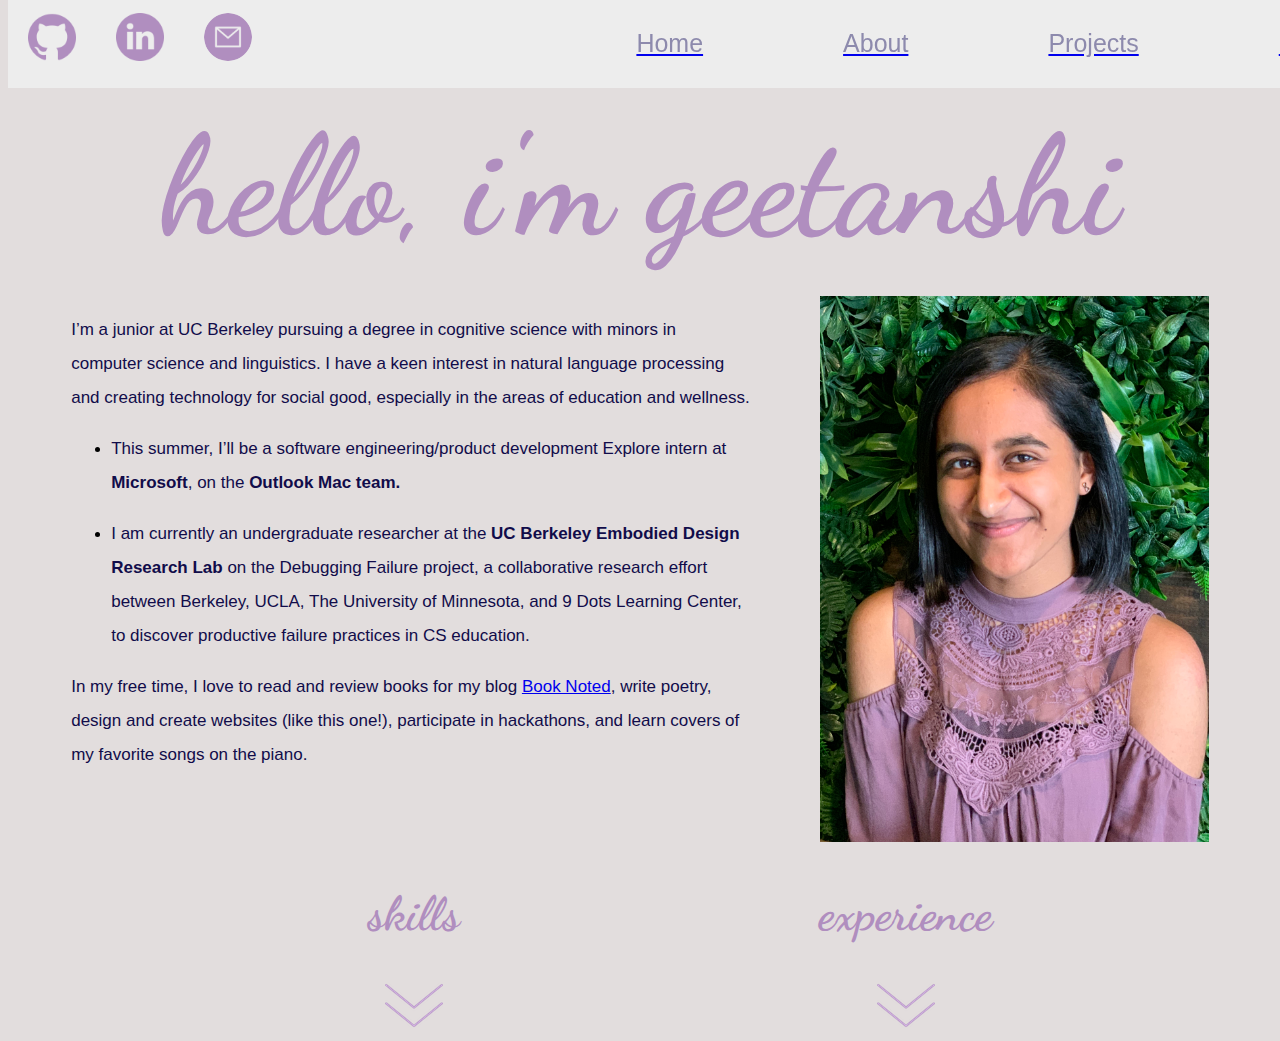
<file: about.html>
<!DOCTYPE html>
<html>
    <head>
        <link rel="stylesheet" type="text/css" href="assets/css/style.css">
        <meta name="viewport" content="width=device-width, initial-scale=1.0">
        <meta charset="utf-8">
        <link href="https://fonts.googleapis.com/css2?family=Dancing+Script:wght@400;500;562;600;700&family=Montserrat:ital,wght@0,100;0,200;0,300;0,400;0,500;0,600;0,700;1,100;1,200;1,300;1,400;1,500;1,600;1,700&display=swap" rel="stylesheet">
    </head>

    <div id="navbar">
        <div id = "personal-links">
            <div class="personal-link resize"><a href="https://github.com/geetanshi30">
                <img src="assets/img/github-small.png"> </a> 
            </div>
            <div class="personal-link resize"><a href="https://www.linkedin.com/in/geetanshi-sharma/">
                <img src="assets/img/linkedin-small.png"></a> 
            </div>
            <div class="personal-link resize"><a href="geetanshisharma@berkeley.edu">
                <img src="assets/img/email-small.png"></a>
            </div>
        </div>

        <div id = "navbar-pages">
            <div class="navbar-item"><a href="index.html"> <h3> Home </h3></a></div>
            <div class="navbar-item"><a href="about.html"><h3> About </h3></a></div>
            <div class="navbar-item"><a href="projects.html"><h3> Projects</h3></a></div>
            <div class="navbar-item"><a href="https://drive.google.com/a/berkeley.edu/file/d/13-VKhoOHd2wZBgtGroI-qx0-AvWfnu9N/view?usp=sharing"><h3> Resume</h3></a></div>
        </div>
        
    </div>

    <body>

        <div id = "page-title" >
            <h1> hello, i'm geetanshi </h1>
        </div>

        <div id = "page-sec1">

            <div id = "about">
                <div id = "about-description">
                    <p>
                        <p> I’m a junior at UC Berkeley pursuing a degree in cognitive science with minors in computer science and linguistics. I have a keen interest in natural language processing and creating technology for social good, especially in the areas of education and wellness. </p>
        
                        <ul>
                            <li> <p> This summer, I’ll be a software engineering/product development Explore intern at<b> Microsoft</b>, on the <b>Outlook Mac team. </b></p> </li>
        
                            <li> <p> I am currently an undergraduate researcher at the <b>UC Berkeley Embodied Design Research Lab</b> on the  Debugging Failure project, a collaborative research effort between Berkeley, UCLA, The University of Minnesota, and 9 Dots Learning Center, to discover productive failure practices in CS education. </p> </li>
                        </ul>
        
                        <p> In my free time, I love to read and review books for my blog 
                            <a href="https://booknoted.wordpress.com">Book Noted</a>, write poetry, design and create websites (like this one!), participate in hackathons, and learn covers of my favorite songs on the piano. </p>
                    </p>
                </div>

                
            </div>
            

            <div id = "about-image">
                <img src="assets/img/megeetanshi.png">
            </div>


            

        </div>

        <div id = "about-collapsibles">
            <div id = "ss1" class = "sub-section">
                <div class = "sub-title">
                    <h2>
                        skills
                    </h2>
                </div>
    
                <div id ="open-button1">
                    <img src="assets/img/down-arrow-small.png" alt="">
                </div>
    
    
                <div id = "close-button1" class = "hidden">
                    <img src="assets/img/up-arrow.png" alt="" id = "close-button1">
                </div>
    
                <div class = "sub-content hidden" id="sub1">
                    <div id = "skills-img">
                        <img src = "assets/img/skills.png">
                    </div>
                    <!--
                    <h3>
                        <p>PROGRAMMING: Java, Python, SQL, Scheme, HTML, CSS, JavaScript </p>
    
                        <p>TECHNOLOGIES: Adobe Premiere Pro, Adobe XD, Figma, Anaconda, Jupyter, Praat, ELAN </p>
                        
                        <p>LANGUAGES: English (fluent), Hindi (fluent), Spanish (conversational) </p>
                    </h3>
                -->
                </div>
    
            </div>
    
            <div id = "ss2" class = "sub-section">
                <div class = "sub-title">
                    <h2>
                        experience
                    </h2>
                </div>
    
                <div id ="open-button2">
                    <img src="assets/img/down-arrow-small.png" alt="">
                </div>
    
    
                <div id = "close-button2" class = "hidden">
                    <img src="assets/img/up-arrow.png" alt="" id = "close-button2">
                </div>
    
                <div class = "sub-content hidden" id="sub2">
                    <div id = "timeline">
                        <div id = "timeline-img">
                            <img src = "assets/img/timelinecut.png">
                        </div>

                        <!--
                        <div id = "timeline-img">
                            <img src = "assets/img/timeline.png">
                        </div>
                        <div id = "timeline-content">
                        <h4>
                            <h4> <b>May 2020 - Aug 2020 </b> SWE/PM Explore Intern @ Microsoft </h4>
                            <h4> <b> Aug 2019 - Jan 2020</b> Undergraduate Researcher @ UC Berkeley Dept. of Linguistics</h4>
                            <h4> <b>Jun 2019 - Aug 2019 </b> NSF REU Student Researcher @ 9 Dots </h4>
                            <h4> <b>Jan 2019 - present </b> Undergraduate Researcher @ UC Berkeley Embodied Design Lab </h4>
                            <h4> <b>Dec 2019 - present </b> English 198 Course Facilitator @ UC Berkeley Dept. of English </h4>
                            <h4> <b>April 2017 - Aug 2018 </b> Research Intern @ UC Irvine Dept. of Physics & Astronomy  </h4>
                        </h4>
                        </div>
                        -->

                        </div>
                    </div>

            </div>
        </div>


        <script src="assets/js/script.js"></script>

    </body>

</html>
</file>
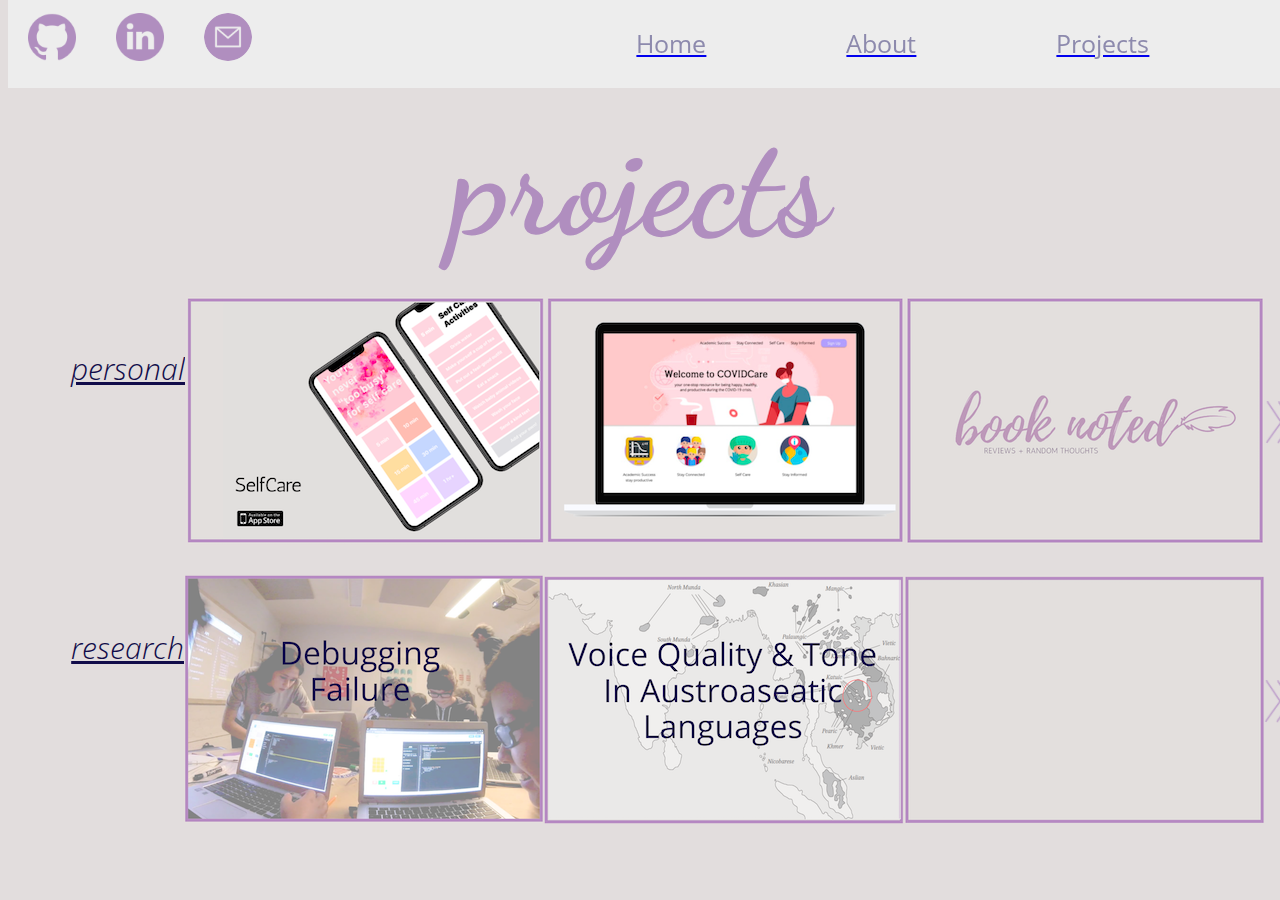
<file: projects.html>
<!DOCTYPE html>
<html>
    <head>
        <link rel="stylesheet" type="text/css" href="assets/css/style.css">
        <meta name="viewport" content="width=device-width, initial-scale=1.0">
        <meta charset="utf-8">
        <link href="https://fonts.googleapis.com/css2?family=Dancing+Script:wght@400;500;562;600;700&family=Montserrat:ital,wght@0,100;0,200;0,300;0,400;0,500;0,600;0,700;1,100;1,200;1,300;1,400;1,500;1,600;1,700&display=swap" rel="stylesheet">
        <link href="https://fonts.googleapis.com/css2?family=Open+Sans:ital,wght@0,300;0,400;0,600;0,700;1,300;1,400&display=swap" rel="stylesheet">
    </head>

    <div id="navbar">
        <div id = "personal-links">
            <div class="personal-link resize"><a href="https://github.com/geetanshi30">
                <img src="assets/img/github-small.png"> </a> 
            </div>
            <div class="personal-link resize"><a href="https://www.linkedin.com/in/geetanshi-sharma/">
                <img src="assets/img/linkedin-small.png"></a> 
            </div>
            <div class="personal-link resize"><a href="geetanshisharma@berkeley.edu">
                <img src="assets/img/email-small.png"></a>
            </div>
        </div>

        <div id = "navbar-pages">
            <div class="navbar-item"><a href="index.html"> <h3> Home </h3></a></div>
            <div class="navbar-item"><a href="about.html"><h3> About </h3></a></div>
            <div class="navbar-item"><a href="projects.html"><h3> Projects</h3></a></div>
            <div class="navbar-item"><a href="https://drive.google.com/a/berkeley.edu/file/d/13-VKhoOHd2wZBgtGroI-qx0-AvWfnu9N/view?usp=sharing"><h3> Resume</h3></a></div>
        </div>
        
    </div>

    <body>

        <div id = "page-title" >
            <h1> projects </h1>
        </div>

        <div id = "personal-projects" class = "projects-section">
            <div id = "personal-title">
                <h5>
                    personal
                </h5>
            </div>

            <div class = "project">
                <a href="https://devpost.com/software/selfcare">
                    <img src="assets/img/proj-selfcare.png">
                </a>
            </div>

            <div class = "project">
                <a href="https://devpost.com/software/covidcare">
                    <img src="assets/img/proj-covidcare.png">
                </a>
            </div>

            <div class = "project">
                <a href="https://booknoted.wordpress.com">
                    <img src="assets/img/proj-booknoted.png">
                </a>
            </div>

            <div class = "right-arrow">
                <img src="assets/img/right-arrow.png">
            </div>

        </div>

        <div id = "research-projects" class = "projects-section">
            <div id = "research-title">
                <h5>
                    research
                </h5>
            </div>
            
            <div class = "project">
                <a href="https://edrl.berkeley.edu/projects/debugging-failure/">
                    <img src="assets/img/proj-debugfail.png">
                </a>
            </div>

            <div class = "project">
                <a href="https://raksitt.wixsite.com/website">
                    <img src="assets/img/proj-voicequalitytone.png">
                </a>
            </div>

            <div class = "project">
                <a href="">
                    <img src="assets/img/proj-empty.png">
                </a>
            </div>

            <div class = "right-arrow">
                <img src="assets/img/right-arrow.png">
            </div>

        </div>


        <script src="assets/js/script.js"></script>

    </body>

</html>
</file>
<file: assets/css/style.css>
@import url(https://fonts.googleapis.com/css2?family=Dancing+Script);

html {
  margin: 0px;
  padding: 0px;
  max-width: 100%;
  background-color: #E2DDDD;

}

h1 {
  color: #B08EBF;
  font-family: 'Dancing Script', cursive;
  font-size: 140px;
  font-weight: bold;
  text-decoration: none;
  height: 100px;

}

h2 {
  color: #B08EBF;
  font-family: 'Dancing Script', cursive;
  font-size: 48px;
  font-weight: bold;
  text-decoration: none;
}

h3 {
    color: #8D8AAD;
    font-family: 'Open Sans', sans-serif;
    font-size: 25px;
    font-weight: normal;
    text-decoration: none;
    line-height: 1.5;
}

p {
  color: #110C4A;
  font-family: 'Open Sans', sans-serif;
  font-size: 17px;
  font-weight: normal;
  text-decoration: none;
  line-height: 2;
}

h4 {
  color: #8D8AAD;
  font-family: 'Open Sans', sans-serif;
  font-size: 15px;
  font-weight: normal;
  text-decoration: none;
  line-height: 1.5;
}

h5 {
  color: #110C4A;
  font-family: 'Open Sans', sans-serif;
  font-size: 30px;
  font-weight: lighter;
  font-style: italic;
  text-decoration: underline;
  line-height: 1.5;
}

.hidden {
  display: none;
}

/*
  *
  *
  Home CSS
  *
  *
*/

#back-image {
  position: fixed;
  top: 0;
  left: 0;
  min-width: 100%;
  min-height: 100%;
}

#navbar-home {
  top: 20px;
    display: flex;
    align-items: flex-start;
    position: fixed;
    margin-left: 40%;
    margin-right:  3%;
}

#navbar {

    top: 0px;
    display: flex;
    align-items: flex-start;
    position: fixed;

    margin-right: 3%;
    width: 100%;
    background-color: #EDEDED;

  }

  #navbar-pages {
    margin-left: 23%;
    display: flex;
    align-items: flex-end;
    margin-right: 13%;
  }

  .navbar-item {
    display: flex;
    align-items: center;
    margin-right: 70px;
    margin-left: 70px;

  }

  #personal-links-home {
    position: fixed;
    align-self: center;
    display: flex;
    flex-direction: row;
    justify-content: center;
    top: 30%;
    left: 40%;

  }

  #personal-links {
    margin-top: 1%;
    display: flex;
    flex-direction: row;
    justify-content: center;
    align-items: center;

  }

  .personal-link-home {
    margin-right: 30px;
    margin-left: 30px;
  }

.personal-link {
    margin-right: 20px;
    margin-left: 20px;
    height: 20%;
    width: 20%;
}

.about-image {
  max-height: 50px;
  max-width: 50%;
}

  #site-title {
    display: flex;
    position: absolute;
    align-self: center;
    top: 47%;
    left: 20%;
  }

  #site-title path:nth-child(1){
    stroke-dasharray: 525.5151977539062px;
    stroke-dashoffset: 525.5151977539062px;
    animation: line-anim 2s ease forwards 0.3s;
    stroke-linecap: square;
  }

  #paths {
    animation: fill 0.5s ease forwards 8s;
  }

  #site-title path:nth-child(2){
    stroke-dasharray: 639.100341796875px;
    stroke-dashoffset: 639.100341796875px;
    animation: line-anim 2s ease forwards 0.6s;
    stroke-linecap: square;

  }

  #site-title path:nth-child(3){
    stroke-dasharray: 639.100341796875px;
    stroke-dashoffset: 639.100341796875px;
    animation: line-anim 2s ease forwards 0.9s;
    stroke-linecap: square;

  }

  #site-title path:nth-child(4){
    stroke-dasharray: 388.0324401855469px;
    stroke-dashoffset: 388.0324401855469px;
    animation: line-anim 2s ease forwards 1.2s;
    stroke-linecap: square;
  }

  #site-title path:nth-child(5){
    stroke-dasharray: 390.228271484375px;
    stroke-dashoffset: 390.228271484375px;
    animation: line-anim 2s ease forwards 1.5s;
    stroke-linecap: square;
  }

  #site-title path:nth-child(6){
    stroke-dasharray: 341.3936767578125px;
    stroke-dashoffset:341.3936767578125px;
    animation: line-anim 2s ease forwards 1.8s;
    stroke-linecap: square;
  }

  #site-title path:nth-child(7){
    stroke-dasharray: 588.0499877929688px;
    stroke-dashoffset: 588.0499877929688px;
    animation: line-anim 2s ease forwards 2.1s;
    stroke-linecap: square;
  }

  #site-title path:nth-child(8){
    stroke-dasharray: 546.5386199951172px;
    stroke-dashoffset: 546.5386199951172px;
    animation: line-anim 2s ease forwards 2.4s;
  }

  #site-title path:nth-child(9){
    stroke-dasharray: 341.3944091796875px;
    stroke-dashoffset: 341.3944091796875px;
    animation: line-anim 2s ease forwards 2.7s;
  }

  #site-title path:nth-child(10){
    stroke-dasharray: 588.0498657226562px;
    stroke-dashoffset: 588.0498657226562px;
    animation: line-anim 2s ease forwards 3.0s;
  }

  #site-title path:nth-child(11){
    stroke-dasharray: 500px;
    stroke-dashoffset: 500px;
    animation: line-anim 2s ease forwards 3.3s;
  }

  #site-title path:nth-child(12){
    stroke-dasharray: 400px;
    stroke-dashoffset: 400px;
    animation: line-anim 2s ease forwards 3.6s;
  }

  #site-title path:nth-child(13){
    stroke-dasharray: 463.8697814941406px;
    stroke-dashoffset: 463.8697814941406px;
    animation: line-anim 2s ease forwards 3.9s;
  }

  #site-title path:nth-child(14){
    stroke-dasharray: 500px;
    stroke-dashoffset: 500px;
    animation: line-anim 2s ease forwards 4.2s;
  }

  #site-title path:nth-child(15){
    stroke-dasharray: 525.5151977539062px;
    stroke-dashoffset: 525.5151977539062px;
    animation: line-anim 2s ease forwards 4.5s;
  }

  #title path:nth-child(16){
    stroke-dasharray: 525.5151977539062px;
    stroke-dashoffset: 525.5151977539062px;
    animation: line-anim 2s ease forwards 4.8s;
  }

  #title path:nth-child(17){
    stroke-dasharray: 354.7554016113281px;
    stroke-dashoffset: 354.7554016113281px;
    animation: line-anim 2s ease forwards 5.1s;
  }

  #title path:nth-child(18){
    stroke-dasharray: 388.0324401855469px;
    stroke-dashoffset: 388.0324401855469px;
    animation: line-anim 2s ease forwards 5.4s;
  }

  #title path:nth-child(19){
    stroke-dasharray: 316.228271484375px;
    stroke-dashoffset: 316.228271484375px;
    animation: line-anim 2s ease forwards 5.7s;
  }

  #title path:nth-child(20){
    stroke-dasharray: 341.3936767578125px;
    stroke-dashoffset: 341.3936767578125px;
    animation: line-anim 2s ease forwards 6.0s;
  }

  #title path:nth-child(21){
    stroke-dasharray: 588.0499877929688px;
    stroke-dashoffset: 588.0499877929688px;
    animation: line-anim 2s ease forwards 6.3;
  }

  #title path:nth-child(22){
    stroke-dasharray:  246.5386199951172px;
    stroke-dashoffset:  246.5386199951172px;
    animation: line-anim 2s ease forwards 6.6s;
  }

  #title path:nth-child(23){
    stroke-dasharray: 341.3944091796875px;
    stroke-dashoffset: 341.3944091796875px;
    animation: line-anim 2s ease forwards 6.9s;
  }

  #title path:nth-child(24){
    stroke-dasharray: 588.0498657226562px;
    stroke-dashoffset: 588.0498657226562px;
    animation: line-anim 2s ease forwards 7.2s;
  }

  #title path:nth-child(25){
    stroke-dasharray: 388.0330810546875px;
    stroke-dashoffset: 388.0330810546875px;
    animation: line-anim 2s ease forwards 7.5s;
  }

  #title path:nth-child(26){
    stroke-dasharray: 280.0172119140625px;
    stroke-dashoffset: 280.0172119140625px;
    animation: line-anim 2s ease forwards 7.8s;
  }

  #title path:nth-child(27){
    stroke-dasharray: 463.8697814941406px;
    stroke-dashoffset: 463.8697814941406px;
    animation: line-anim 2s ease forwards 8.1s;
  }

  #title path:nth-child(28){
    stroke-dasharray: 388.0333557128906px;
    stroke-dashoffset: 388.0333557128906px;
    animation: line-anim 2s ease forwards 8.4s;
  }

  @keyframes line-anim {
    to {
      stroke-dashoffset: 0;
    }
  }

  @keyframes fill {
    from {
      fill: transparent;
    }
    to {
      fill: #B08EBF;
    }

  }



  @keyframes type {
    0% {
      width: 0ch;
    }

    100% {
      width:16ch;
    }
  }

  #next-arrow {
    position: absolute;
    bottom: 10%;
    right: 47%;
  }

/*
  *
  *
  About CSS
  *
  *
*/

#page-title {
  display: flex;
  margin-top: 5px;
  justify-content: center;
  align-items: center;
  align-content: center;
}

#page-sec1 {
  display: flex;
  flex-direction: row;
  align-items: flex-start;
  align-self: flex-start;
  margin-left: 5%;
  margin-right: 5%;
  margin-top: 0px;
  

}

#about-description {
  margin-right: 70px;
}

.sub-section {
  display: flex;
  flex-direction: column;
  justify-content: center;
  align-content: center;
  align-items: center;
}


#timeline {
  display: flex;
  flex-direction: row;
}

#timeline-img {
  margin-right: 20px;
}

.about {
  display: flex;
  flex-direction: column;
}

#about-collapsibles {
  display: flex;
  flex-direction: row;
  justify-content: space-evenly;
  width: 100%;
}

#ss2 {
  margin-right: 0px;
  margin-left: 0px;
}

#ss1 {
  margin-right: 80px;
  margin-left: 80px;
}



@keyframes slideUp {
  0% {
      opacity: 0%;
      transform: translate3d(0, 100%, 0);
  }

  100% {
      opacity: 1;
      transform: none;
  }
}

.page-slideUp {
  animation-name: slideUp;
}

.page-trans {
  animation-duration: 0.25s;
  transition-timing-function: ease-in;
  animation-fill-mode: both;
}

/*
  *
  *
  Projects CSS
  *
  *
*/

.project {
  size: 50%;
}

.projects-section {
  display: flex;
  flex-direction: row;
  justify-content: space-between;
  margin-bottom: 2%;
  margin-left: 5%;
  margin-right: 5%;

}

.right-arrow {
  display: flex;
  align-items: center;
}
</file>
